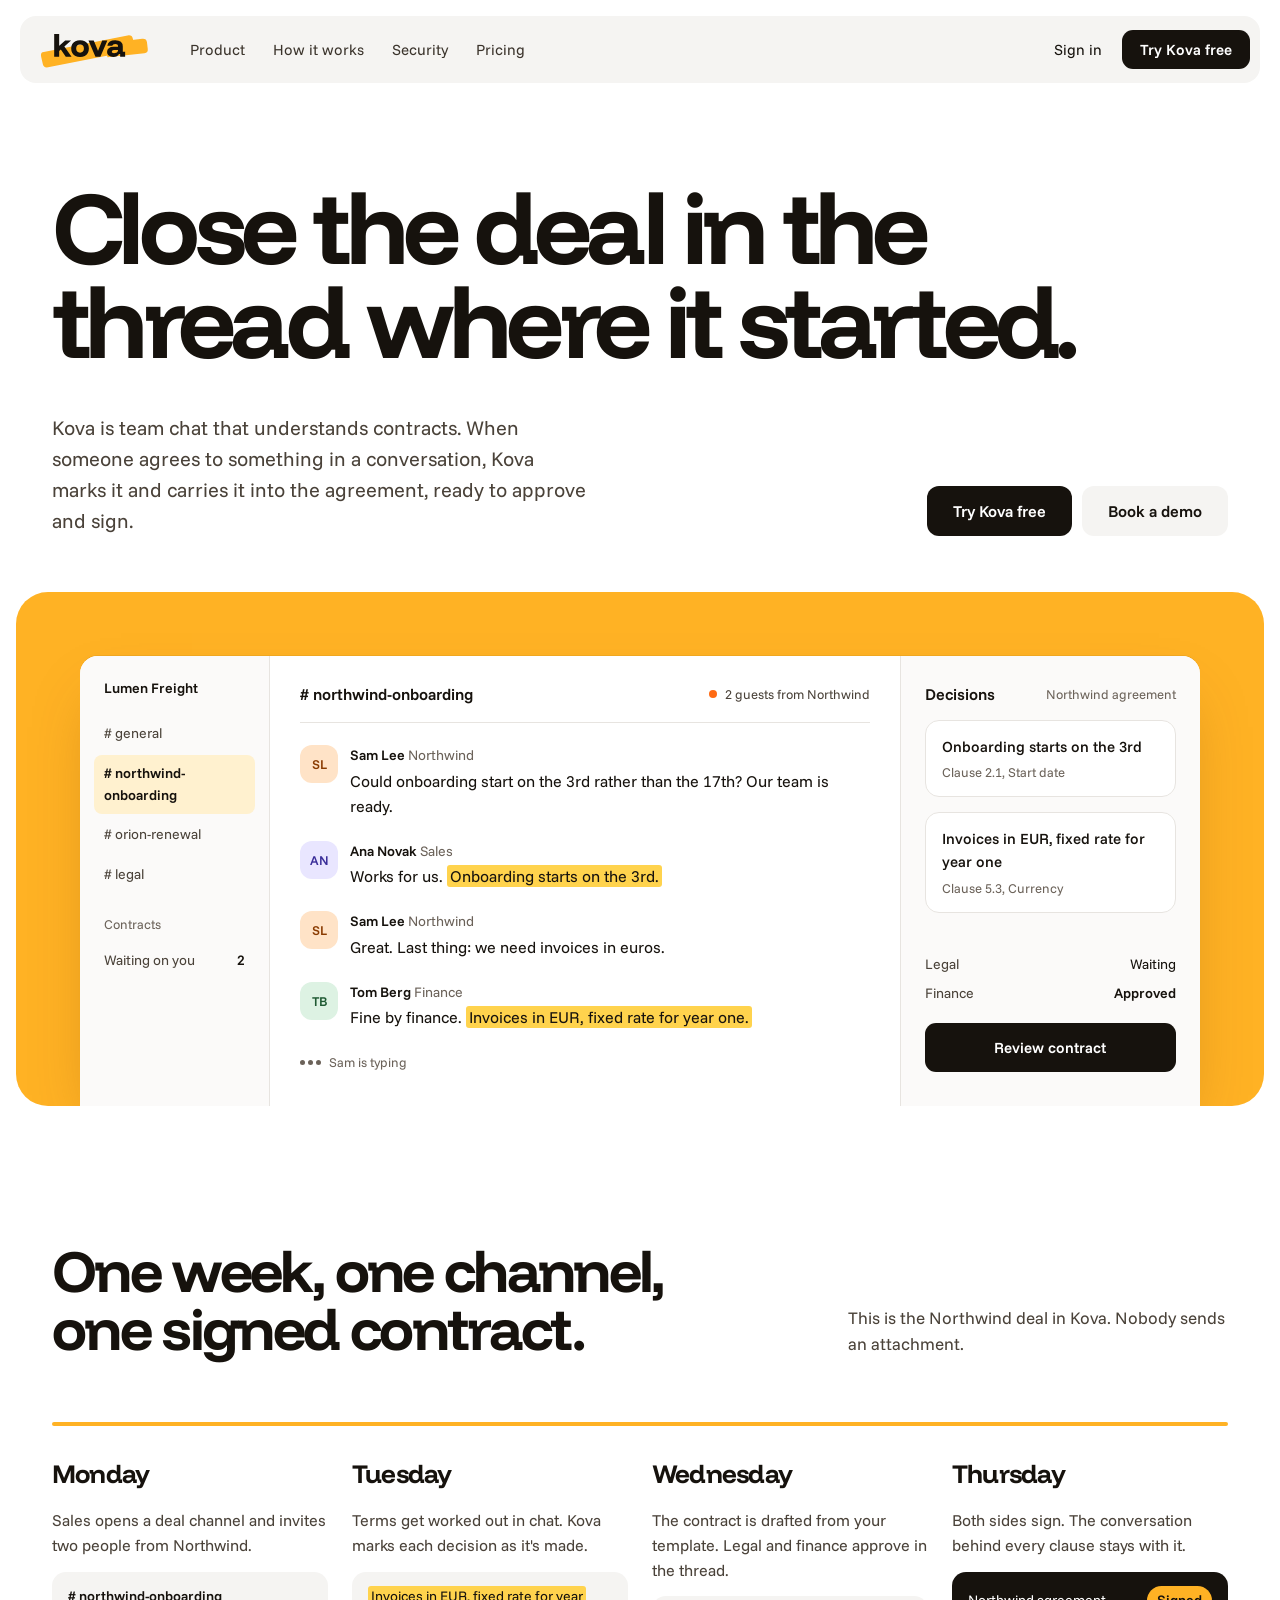
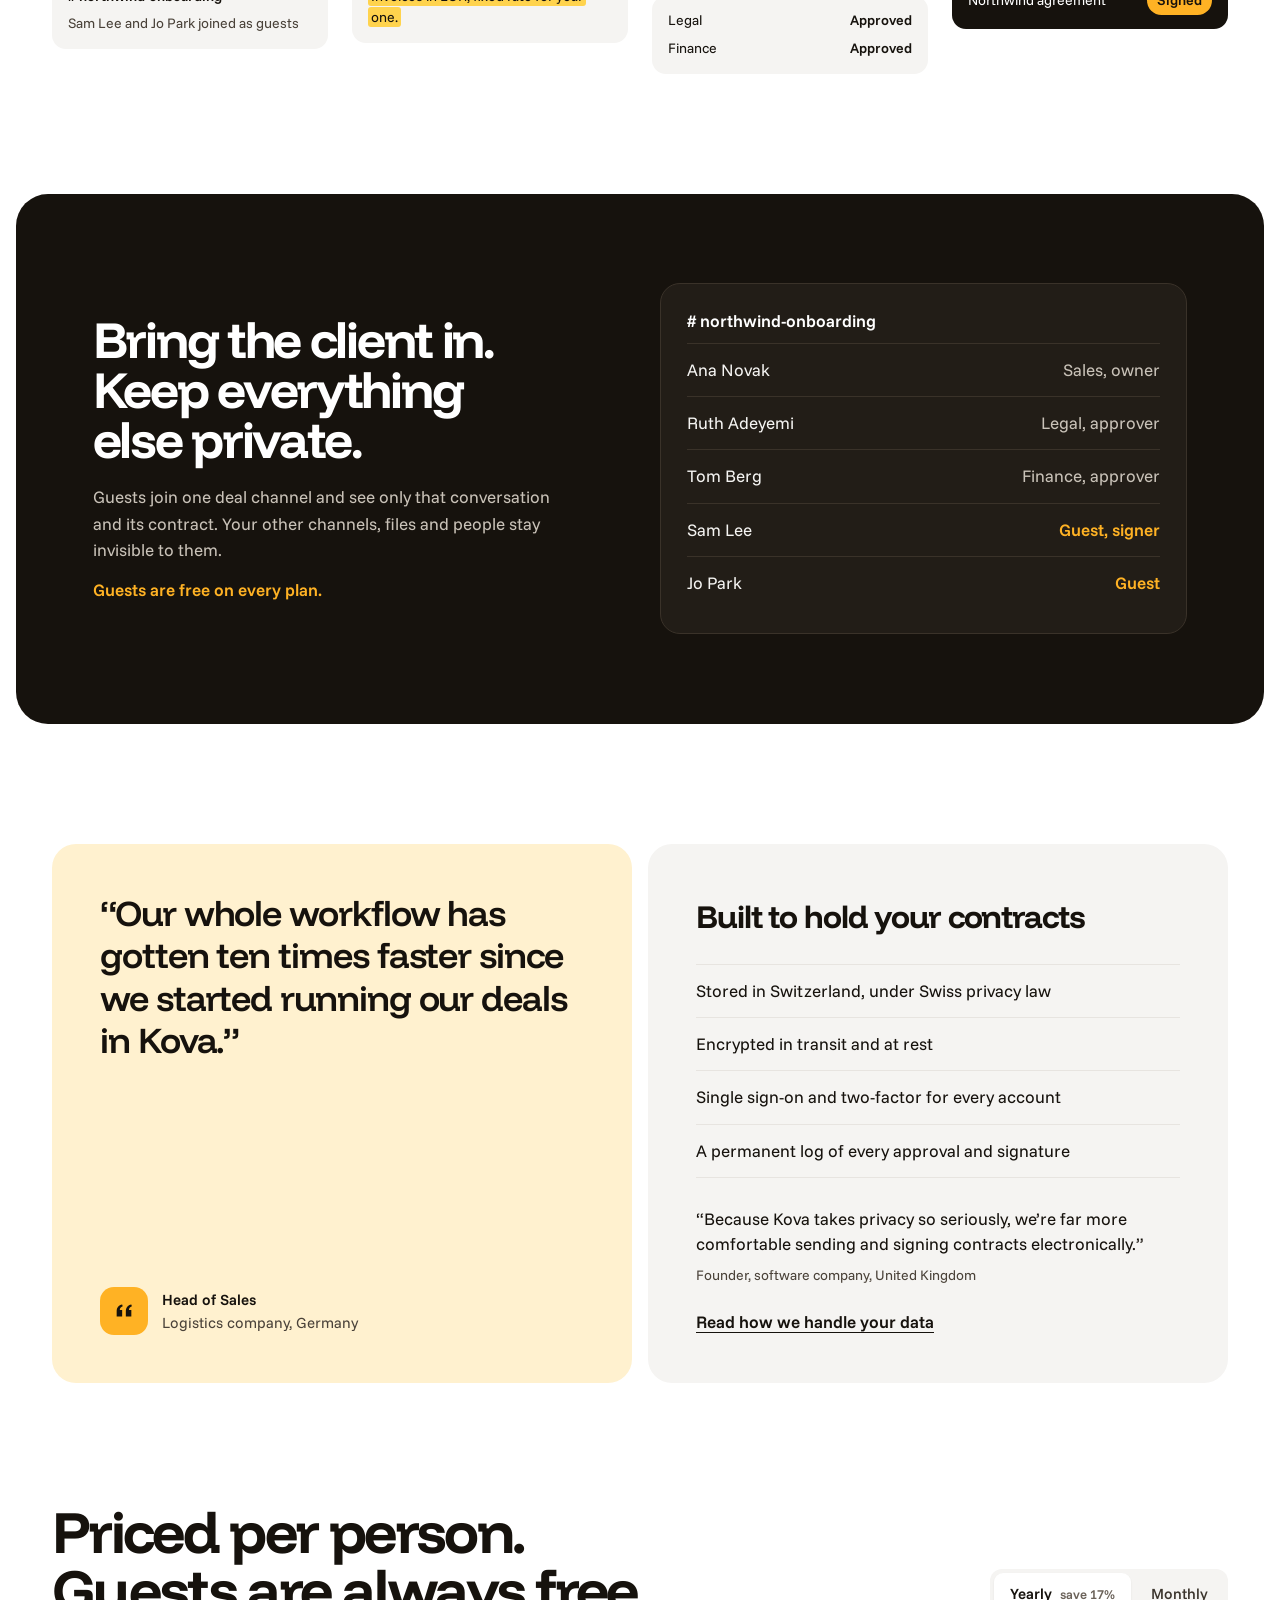
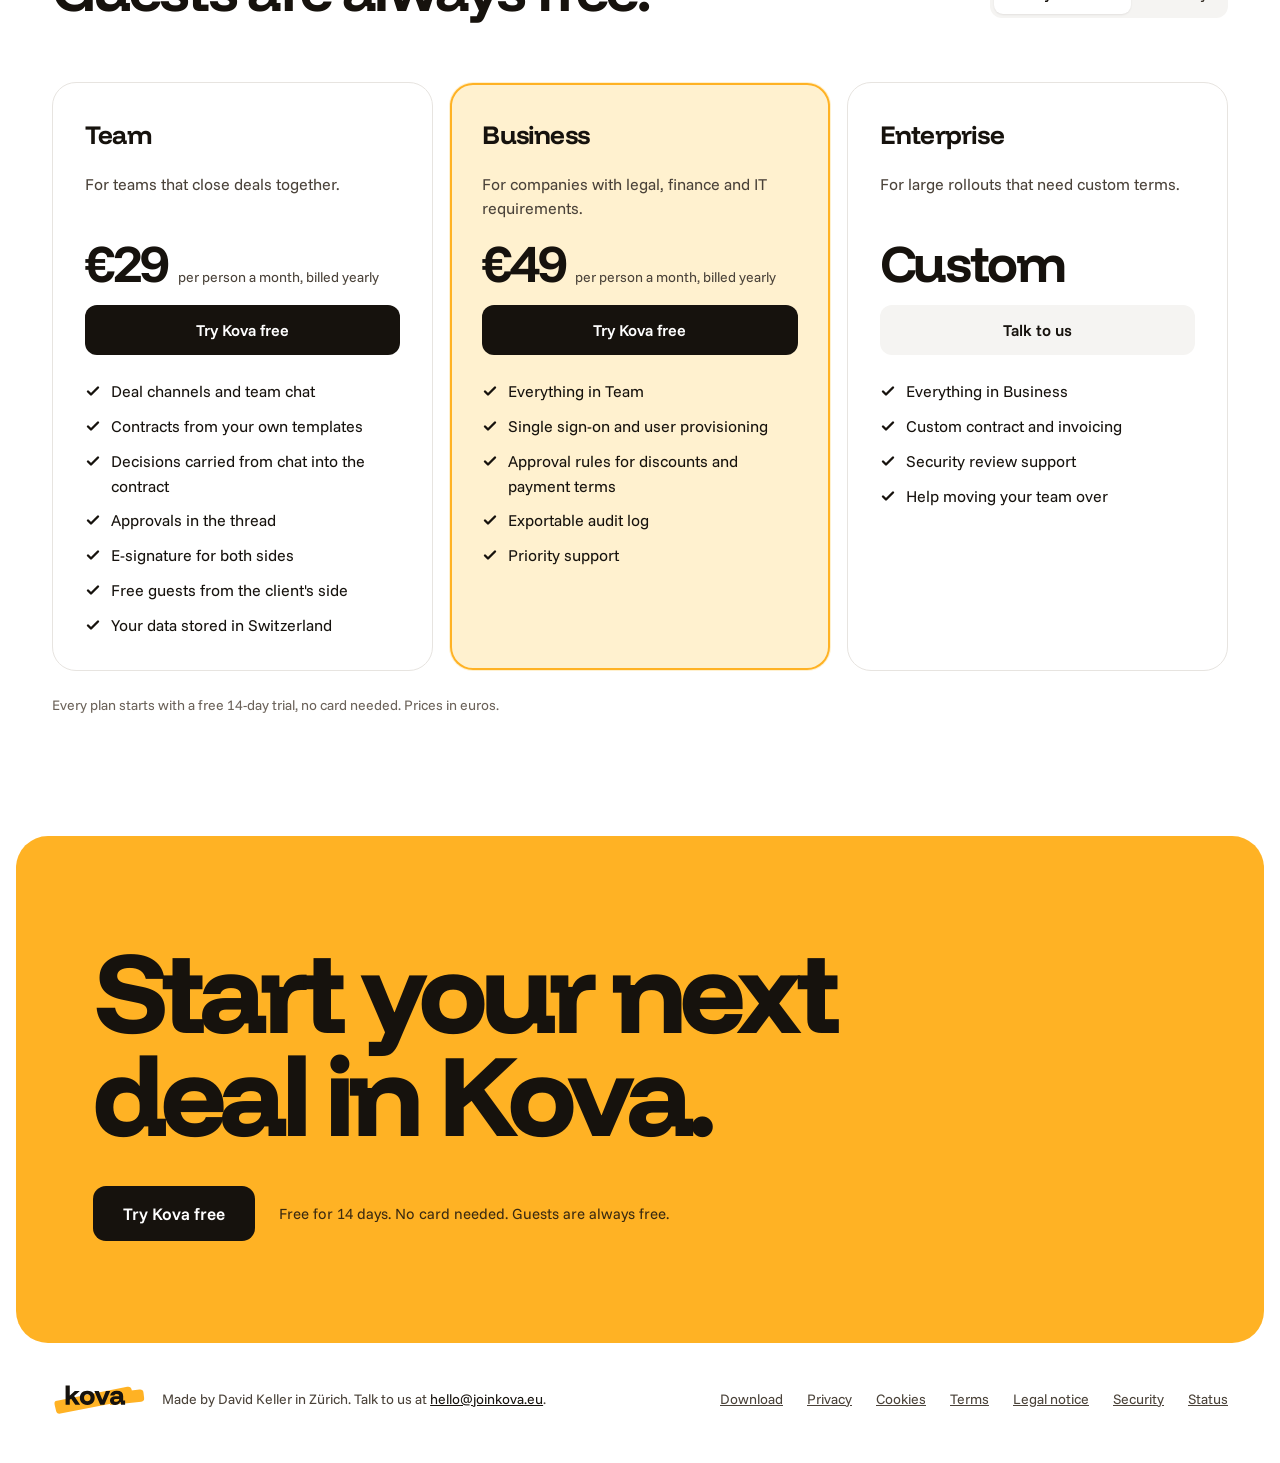
<file: index.html>
<!doctype html>
<html lang="en">
<head>
<meta charset="utf-8">
<meta name="viewport" content="width=device-width, initial-scale=1">
<title>Kova: team chat with contracts built in</title>
<meta name="description" content="Kova is team chat that understands contracts. Decisions made in conversation go straight into the agreement, ready to approve and sign.">
<meta property="og:title" content="Kova: close the deal in the thread where it started">
<meta property="og:description" content="Team chat with contracts, approvals and e-signature built in.">
<meta property="og:type" content="website">
<meta property="og:url" content="https://joinkova.eu/">
<link rel="canonical" href="https://joinkova.eu/">
<meta property="og:image" content="https://joinkova.eu/assets/og-image.png">
<meta name="twitter:card" content="summary_large_image">
<meta name="theme-color" content="#FFB224">
<link rel="icon" href="favicon.ico" sizes="48x48">
<link rel="icon" href="assets/kova-icon.svg" type="image/svg+xml">
<link rel="apple-touch-icon" href="assets/apple-touch-icon.png">
<link rel="stylesheet" href="assets/fonts/fonts.css">
<link rel="stylesheet" href="assets/styles.css">
<script type="application/ld+json">
{
  "@context": "https://schema.org",
  "@graph": [
    {
      "@type": "Organization",
      "@id": "https://joinkova.eu/#org",
      "name": "Kova GmbH",
      "url": "https://joinkova.eu/",
      "logo": "https://joinkova.eu/assets/kova-icon-512.png",
      "email": "hello@joinkova.eu",
      "address": {
        "@type": "PostalAddress",
        "streetAddress": "Hagenholzstrasse 81/81A",
        "postalCode": "8050",
        "addressLocality": "Zürich",
        "addressCountry": "CH"
      }
    },
    {
      "@type": "SoftwareApplication",
      "name": "Kova",
      "url": "https://joinkova.eu/",
      "description": "Team chat with contracts, approvals and e-signatures built in. Decisions made in conversation go straight into the agreement.",
      "applicationCategory": "BusinessApplication",
      "operatingSystem": "Windows 10, Windows 11",
      "downloadUrl": "https://joinkova.eu/download.html",
      "publisher": {
        "@id": "https://joinkova.eu/#org"
      },
      "offers": [
        {
          "@type": "Offer",
          "name": "Team",
          "price": "29",
          "priceCurrency": "EUR",
          "description": "Per person a month, billed yearly"
        },
        {
          "@type": "Offer",
          "name": "Business",
          "price": "49",
          "priceCurrency": "EUR",
          "description": "Per person a month, billed yearly"
        }
      ]
    }
  ]
}
</script>
</head>
<body>
<a class="skip-link" href="#main">Skip to content</a>

<header class="site-header">
  <div class="nav">
    <a class="brand" href="index.html" aria-label="Kova home"><img src="assets/kova-logo-color.svg" alt="Kova" width="112" height="38"></a>
    <nav class="nav-links" id="site-menu" aria-label="Main">
      <a href="#product">Product</a>
      <a href="#how">How it works</a>
      <a href="#security">Security</a>
      <a href="#pricing">Pricing</a>
      <a class="nav-signin-mobile" href="download.html">Sign in</a>
    </nav>
    <div class="nav-actions">
      <a class="nav-signin" href="download.html">Sign in</a>
      <a class="btn btn-ink btn-sm" href="download.html">Try Kova free</a>
    </div>
    <button class="menu-toggle" type="button" aria-expanded="false" aria-controls="site-menu" aria-label="Open menu">
      <svg width="22" height="22" viewBox="0 0 22 22" fill="none" stroke="currentColor" stroke-width="2" stroke-linecap="round" aria-hidden="true"><path d="M3 6h16M3 11h16M3 16h16"/></svg>
    </button>
  </div>
</header>

<main id="main">
  <section class="wrap hero">
    <h1>Close the deal in the thread where it started.</h1>
    <div class="hero-row">
      <p>Kova is team chat that understands contracts. When someone agrees to something in a conversation, Kova marks it and carries it into the agreement, ready to approve and sign.</p>
      <div class="cta-row">
        <a class="btn btn-ink" href="download.html">Try Kova free</a>
        <a class="btn btn-soft" href="mailto:hello@joinkova.eu?subject=Kova%20demo">Book a demo</a>
      </div>
    </div>
  </section>

  <section class="slab-wrap" id="product" aria-label="Product preview">
    <div class="slab product-slab">
      <figure class="app" data-demo aria-label="Kova showing a deal channel. Two decisions agreed in chat appear in a Decisions panel linked to contract clauses." style="margin-left:auto;margin-right:auto">
        <div class="app-sidebar" aria-hidden="true">
          <div class="ws">Lumen Freight</div>
          <div class="ch"># general</div>
          <div class="ch active"># northwind-onboarding</div>
          <div class="ch"># orion-renewal</div>
          <div class="ch"># legal</div>
          <div class="sub">Contracts</div>
          <div class="ch count">Waiting on you <b>2</b></div>
        </div>

        <div class="app-thread">
          <div class="app-head">
            <div class="name"># northwind-onboarding</div>
            <div class="guests">2 guests from Northwind</div>
          </div>
          <div class="msg anim-in" style="animation-delay:.3s">
            <div class="avatar av-orange" aria-hidden="true">SL</div>
            <div><div class="who"><b>Sam Lee</b> <span>Northwind</span></div><div class="text">Could onboarding start on the 3rd rather than the 17th? Our team is ready.</div></div>
          </div>
          <div class="msg anim-in" style="animation-delay:1.2s">
            <div class="avatar av-violet" aria-hidden="true">AN</div>
            <div><div class="who"><b>Ana Novak</b> <span>Sales</span></div><div class="text">Works for us. <span class="mark" style="animation-delay:1.9s">Onboarding starts on the 3rd.</span></div></div>
          </div>
          <div class="msg anim-in" style="animation-delay:2.8s">
            <div class="avatar av-orange" aria-hidden="true">SL</div>
            <div><div class="who"><b>Sam Lee</b> <span>Northwind</span></div><div class="text">Great. Last thing: we need invoices in euros.</div></div>
          </div>
          <div class="msg anim-in" style="animation-delay:3.7s">
            <div class="avatar av-green" aria-hidden="true">TB</div>
            <div><div class="who"><b>Tom Berg</b> <span>Finance</span></div><div class="text">Fine by finance. <span class="mark" style="animation-delay:4.4s">Invoices in EUR, fixed rate for year one.</span></div></div>
          </div>
          <div class="typing anim-in" style="animation-delay:5.6s" aria-hidden="true">
            <span class="dots"><i></i><i></i><i></i></span> Sam is typing
          </div>
        </div>

        <div class="app-decisions">
          <div class="head"><b>Decisions</b><span>Northwind agreement</span></div>
          <div class="decision anim-card" style="animation-delay:2.5s">
            <div>Onboarding starts on the 3rd</div><small>Clause 2.1, Start date</small>
          </div>
          <div class="decision anim-card" style="animation-delay:5s">
            <div>Invoices in EUR, fixed rate for year one</div><small>Clause 5.3, Currency</small>
          </div>
          <div class="approvals" aria-hidden="true">
            <div class="row"><span>Legal</span><span>Waiting</span></div>
            <div class="row"><span>Finance</span><b>Approved</b></div>
            <div class="fake-btn">Review contract</div>
          </div>
        </div>
      </figure>
    </div>
  </section>

  <section class="wrap section" id="how">
    <div class="split-head">
      <h2 class="h2">One week, one channel, one signed contract.</h2>
      <p class="lede">This is the Northwind deal in Kova. Nobody sends an attachment.</p>
    </div>
    <div class="track" aria-hidden="true"></div>
    <ol class="week">
      <li>
        <div class="day">Monday</div>
        <p>Sales opens a deal channel and invites two people from Northwind.</p>
        <div class="chip"><b># northwind-onboarding</b><span class="note">Sam Lee and Jo Park joined as guests</span></div>
      </li>
      <li>
        <div class="day">Tuesday</div>
        <p>Terms get worked out in chat. Kova marks each decision as it's made.</p>
        <div class="chip"><span><span class="mark">Invoices in EUR, fixed rate for year one.</span></span></div>
      </li>
      <li>
        <div class="day">Wednesday</div>
        <p>The contract is drafted from your template. Legal and finance approve in the thread.</p>
        <div class="chip">
          <div class="row"><span>Legal</span><b>Approved</b></div>
          <div class="row"><span>Finance</span><b>Approved</b></div>
        </div>
      </li>
      <li>
        <div class="day">Thursday</div>
        <p>Both sides sign. The conversation behind every clause stays with it.</p>
        <div class="chip chip-dark"><span>Northwind agreement</span><span class="pill">Signed</span></div>
      </li>
    </ol>
  </section>

  <section class="slab-wrap" aria-labelledby="guests-title">
    <div class="slab night">
      <div class="copy">
        <h2 class="h2" id="guests-title">Bring the client in. Keep everything else private.</h2>
        <p>Guests join one deal channel and see only that conversation and its contract. Your other channels, files and people stay invisible to them.</p>
        <p class="free">Guests are free on every plan.</p>
      </div>
      <div class="members" role="table" aria-label="People in the northwind-onboarding channel">
        <div class="title"># northwind-onboarding</div>
        <div class="row" role="row"><span role="cell">Ana Novak</span><span role="cell">Sales, owner</span></div>
        <div class="row" role="row"><span role="cell">Ruth Adeyemi</span><span role="cell">Legal, approver</span></div>
        <div class="row" role="row"><span role="cell">Tom Berg</span><span role="cell">Finance, approver</span></div>
        <div class="row" role="row"><span role="cell">Sam Lee</span><span role="cell" class="guest">Guest, signer</span></div>
        <div class="row" role="row"><span role="cell">Jo Park</span><span role="cell" class="guest">Guest</span></div>
      </div>
    </div>
  </section>

  <section class="wrap duo" id="customers" aria-label="Customers and security">
    <figure class="quote">
      <blockquote>“Our whole workflow has gotten ten times faster since we started running our deals in Kova.”</blockquote>
      <figcaption>
        <div class="photo" aria-hidden="true"><svg width="22" height="22" viewBox="0 0 24 24" fill="#16120D"><path d="M4 18v-5.5C4 8.4 6.2 5.6 10 5l.6 1.8C8.4 7.6 7.5 9 7.4 11H10v7zm10 0v-5.5c0-4.1 2.2-6.9 6-7.5l.6 1.8c-2.2.8-3.1 2.2-3.2 4.2H20v7z"/></svg></div>
        <div><div><b>Head of Sales</b></div><div class="role">Logistics company, Germany</div></div>
      </figcaption>
    </figure>
    <div class="secure" id="security">
      <h2>Built to hold your contracts</h2>
      <ul>
        <li>Stored in Switzerland, under Swiss privacy law</li>
        <li>Encrypted in transit and at rest</li>
        <li>Single sign-on and two-factor for every account</li>
        <li>A permanent log of every approval and signature</li>
      </ul>
      <figure class="mini-quote">
        <blockquote>“Because Kova takes privacy so seriously, we’re far more comfortable sending and signing contracts electronically.”</blockquote>
        <figcaption>Founder, software company, United Kingdom</figcaption>
      </figure>
      <a href="security.html">Read how we handle your data</a>
    </div>
  </section>

  <section class="wrap pricing" id="pricing" aria-labelledby="pricing-title" data-billing="year">
    <div class="split-head">
      <h2 class="h2" id="pricing-title">Priced per person. Guests are always free.</h2>
      <div class="billing" role="group" aria-label="Billing period">
        <button type="button" data-set-billing="year" aria-pressed="true">Yearly <span>save 17%</span></button>
        <button type="button" data-set-billing="month" aria-pressed="false">Monthly</button>
      </div>
    </div>
    <div class="plans">
      <article class="plan">
        <h3>Team</h3>
        <p class="plan-for">For teams that close deals together.</p>
        <p class="price"><span class="amt" data-year="€29" data-month="€35">€29</span> <span class="per">per person a month<span class="billed" data-year=", billed yearly" data-month=", billed monthly">, billed yearly</span></span></p>
        <a class="btn btn-ink" href="download.html">Try Kova free</a>
        <ul>
          <li>Deal channels and team chat</li>
          <li>Contracts from your own templates</li>
          <li>Decisions carried from chat into the contract</li>
          <li>Approvals in the thread</li>
          <li>E-signature for both sides</li>
          <li>Free guests from the client's side</li>
          <li>Your data stored in Switzerland</li>
        </ul>
      </article>
      <article class="plan plan-featured">
        <h3>Business</h3>
        <p class="plan-for">For companies with legal, finance and IT requirements.</p>
        <p class="price"><span class="amt" data-year="€49" data-month="€59">€49</span> <span class="per">per person a month<span class="billed" data-year=", billed yearly" data-month=", billed monthly">, billed yearly</span></span></p>
        <a class="btn btn-ink" href="download.html">Try Kova free</a>
        <ul>
          <li>Everything in Team</li>
          <li>Single sign-on and user provisioning</li>
          <li>Approval rules for discounts and payment terms</li>
          <li>Exportable audit log</li>
          <li>Priority support</li>
        </ul>
      </article>
      <article class="plan">
        <h3>Enterprise</h3>
        <p class="plan-for">For large rollouts that need custom terms.</p>
        <p class="price"><span class="amt">Custom</span></p>
        <a class="btn btn-soft" href="mailto:hello@joinkova.eu?subject=Kova%20Enterprise">Talk to us</a>
        <ul>
          <li>Everything in Business</li>
          <li>Custom contract and invoicing</li>
          <li>Security review support</li>
          <li>Help moving your team over</li>
        </ul>
      </article>
    </div>
    <p class="fine">Every plan starts with a free 14-day trial, no card needed. Prices in euros.</p>
  </section>

  <section class="slab-wrap" aria-labelledby="close-title">
    <div class="slab close-slab">
      <h2 id="close-title">Start your next deal in Kova.</h2>
      <div class="close-row">
        <a class="btn btn-ink btn-lg" href="download.html">Try Kova free</a>
        <span>Free for 14 days. No card needed. Guests are always free.</span>
      </div>
    </div>
  </section>
</main>

<footer class="wrap site-footer">
  <div class="left">
    <img src="assets/kova-logo-color.svg" alt="Kova" width="94" height="32">
    <span>Made by David Keller in Zürich. Talk to us at <a href="mailto:hello@joinkova.eu">hello@joinkova.eu</a>.</span>
  </div>
  <nav aria-label="Footer">
    <a href="download.html">Download</a>
    <a href="privacy.html">Privacy</a>
    <a href="privacy.html#cookies">Cookies</a>
    <a href="terms.html">Terms</a>
    <a href="imprint.html">Legal notice</a>
    <a href="security.html">Security</a>
    <a href="status.html">Status</a>
  </nav>
</footer>

<script src="assets/site.js"></script>
</body>
</html>
</file>
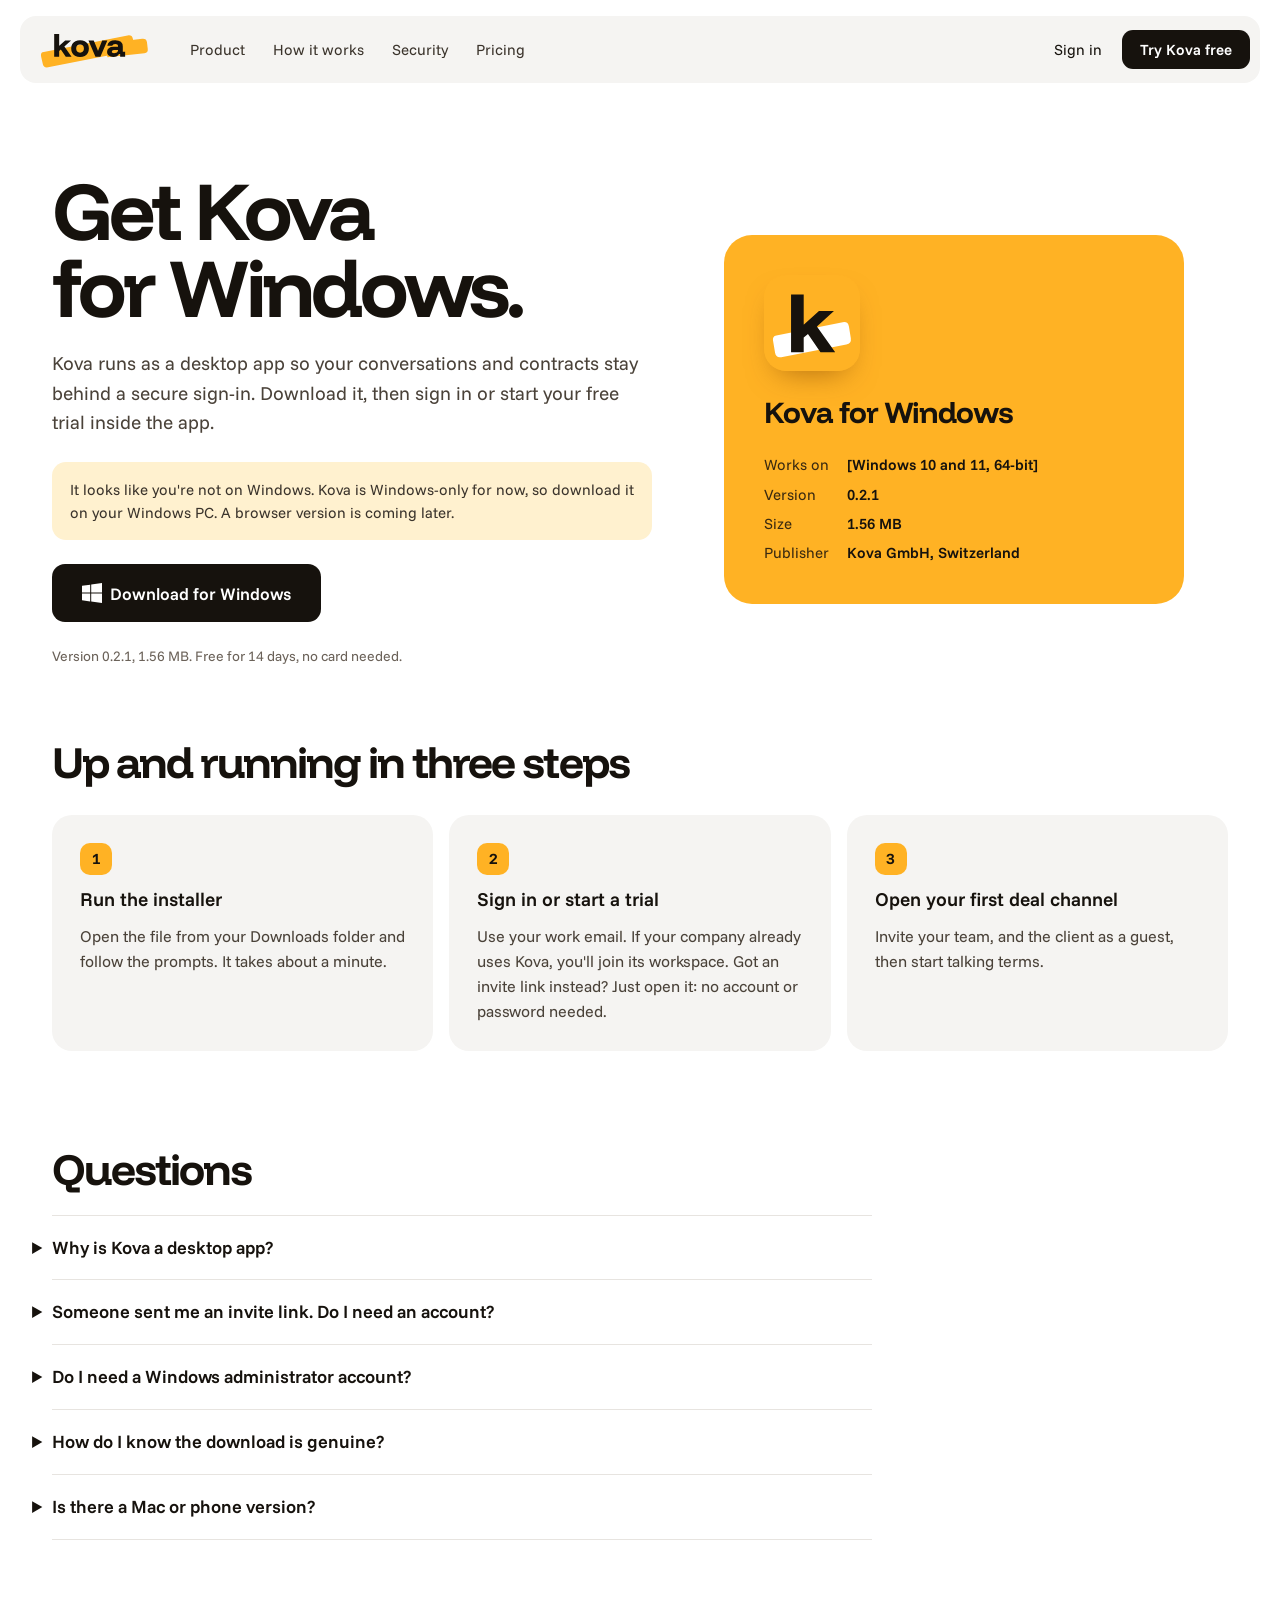
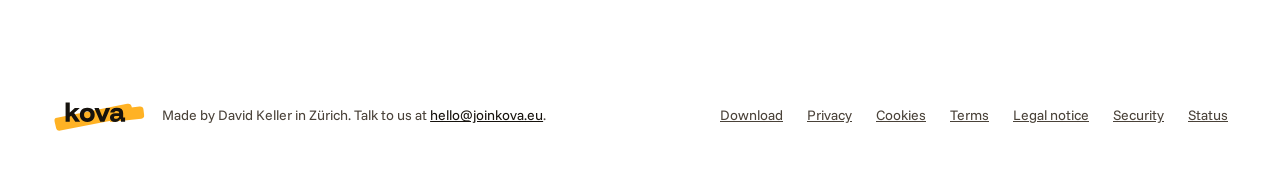
<file: download.html>
<!doctype html>
<html lang="en">
<head>
<meta charset="utf-8">
<meta name="viewport" content="width=device-width, initial-scale=1">
<title>Download Kova for Windows</title>
<meta name="description" content="Download the Kova desktop app for Windows. Sign in or start your free trial inside the app.">
<meta property="og:title" content="Download Kova for Windows">
<link rel="canonical" href="https://joinkova.eu/download.html">
<meta property="og:image" content="https://joinkova.eu/assets/og-image.png">
<meta name="theme-color" content="#FFB224">
<link rel="icon" href="favicon.ico" sizes="48x48">
<link rel="icon" href="assets/kova-icon.svg" type="image/svg+xml">
<link rel="apple-touch-icon" href="assets/apple-touch-icon.png">
<link rel="stylesheet" href="assets/fonts/fonts.css">
<link rel="stylesheet" href="assets/styles.css">
</head>
<body>
<a class="skip-link" href="#main">Skip to content</a>

<header class="site-header">
  <div class="nav">
    <a class="brand" href="index.html" aria-label="Kova home"><img src="assets/kova-logo-color.svg" alt="Kova" width="112" height="38"></a>
    <nav class="nav-links" id="site-menu" aria-label="Main">
      <a href="index.html#product">Product</a>
      <a href="index.html#how">How it works</a>
      <a href="index.html#security">Security</a>
      <a href="index.html#pricing">Pricing</a>
      <a class="nav-signin-mobile" href="download.html">Sign in</a>
    </nav>
    <div class="nav-actions">
      <a class="nav-signin" href="download.html">Sign in</a>
      <a class="btn btn-ink btn-sm" href="download.html" aria-current="page">Try Kova free</a>
    </div>
    <button class="menu-toggle" type="button" aria-expanded="false" aria-controls="site-menu" aria-label="Open menu">
      <svg width="22" height="22" viewBox="0 0 22 22" fill="none" stroke="currentColor" stroke-width="2" stroke-linecap="round" aria-hidden="true"><path d="M3 6h16M3 11h16M3 16h16"/></svg>
    </button>
  </div>
</header>

<main id="main">
  <section class="wrap dl-hero">
    <div class="copy">
      <h1>Get Kova for Windows.</h1>
      <p class="lede">Kova runs as a desktop app so your conversations and contracts stay behind a secure sign-in. Download it, then sign in or start your free trial inside the app.</p>
      <div class="notice" data-not-windows role="status">
        It looks like you're not on Windows. Kova is Windows-only for now, so download it on your Windows PC. A browser version is coming later.
      </div>
      <div class="cta-row">
        <a class="btn btn-ink btn-lg" href="downloading.html">
          <svg width="20" height="20" viewBox="0 0 20 20" fill="currentColor" aria-hidden="true"><path d="M0 2.8 8.2 1.7v7.9H0zM9.2 1.5 20 0v9.6H9.2zM0 10.6h8.2v7.9L0 17.3zM9.2 10.6H20V20L9.2 18.5z"/></svg>
          Download for Windows
        </a>
      </div>
      <p class="dl-meta">Version <span data-kova="version">[VERSION]</span>, <span data-kova="fileSize">[FILE SIZE]</span>. Free for 14 days, no card needed.</p>
    </div>

    <aside class="dl-card" aria-label="App details">
      <img src="assets/kova-icon.svg" alt="" width="96" height="96">
      <h2>Kova for Windows</h2>
      <dl>
        <dt>Works on</dt><dd>[Windows 10 and 11, 64-bit]</dd>
        <dt>Version</dt><dd data-kova="version">[VERSION]</dd>
        <dt>Size</dt><dd data-kova="fileSize">[FILE SIZE]</dd>
        <dt>Publisher</dt><dd>Kova GmbH, Switzerland</dd>
      </dl>
    </aside>
  </section>

  <section class="wrap" style="padding-bottom: 96px" aria-labelledby="steps-title">
    <h2 class="h2" id="steps-title" style="font-size: clamp(30px, 3.6vw, 44px); margin-bottom: 32px">Up and running in three steps</h2>
    <ol class="steps">
      <li><span class="n" aria-hidden="true">1</span><h3>Run the installer</h3><p>Open the file from your Downloads folder and follow the prompts. It takes about a minute.</p></li>
      <li><span class="n" aria-hidden="true">2</span><h3>Sign in or start a trial</h3><p>Use your work email. If your company already uses Kova, you'll join its workspace. Got an invite link instead? Just open it: no account or password needed.</p></li>
      <li><span class="n" aria-hidden="true">3</span><h3>Open your first deal channel</h3><p>Invite your team, and the client as a guest, then start talking terms.</p></li>
    </ol>
  </section>

  <section class="wrap faq" style="padding-bottom: 120px" aria-labelledby="faq-title">
    <h2 class="h2" id="faq-title" style="font-size: clamp(30px, 3.6vw, 44px); margin-bottom: 24px">Questions</h2>
    <details>
      <summary>Why is Kova a desktop app?</summary>
      <p>Signing in and handling contracts happen in the app, where we can protect your account more tightly than in a browser tab. A browser version is planned for later.</p>
    </details>
    <details>
      <summary>Someone sent me an invite link. Do I need an account?</summary>
      <p>No. Install Kova, then open the link from your email again. Kova opens straight into the deal channel you were invited to. Type your name and you're in. The link only gives access to that one channel and expires after 48 hours. If yours has expired, ask the person who invited you for a new one.</p>
    </details>
    <details>
      <summary>Do I need a Windows administrator account?</summary>
      <p>[Yes / No: say whether the installer needs admin rights, and whether IT can deploy it company-wide.]</p>
    </details>
    <details>
      <summary>How do I know the download is genuine?</summary>
      <p>The installer is signed by Kova GmbH. You can also check the file's SHA-256 checksum: <span class="checksum" data-kova="sha256">[SHA-256 CHECKSUM]</span></p>
    </details>
    <details>
      <summary>Is there a Mac or phone version?</summary>
      <p>Not yet. Kova runs on Windows only for now.</p>
    </details>
  </section>
</main>

<footer class="wrap site-footer">
  <div class="left">
    <img src="assets/kova-logo-color.svg" alt="Kova" width="94" height="32">
    <span>Made by David Keller in Zürich. Talk to us at <a href="mailto:hello@joinkova.eu">hello@joinkova.eu</a>.</span>
  </div>
  <nav aria-label="Footer">
    <a href="download.html">Download</a>
    <a href="privacy.html">Privacy</a>
    <a href="privacy.html#cookies">Cookies</a>
    <a href="terms.html">Terms</a>
    <a href="imprint.html">Legal notice</a>
    <a href="security.html">Security</a>
    <a href="status.html">Status</a>
  </nav>
</footer>

<script src="assets/site.js"></script>
</body>
</html>
</file>
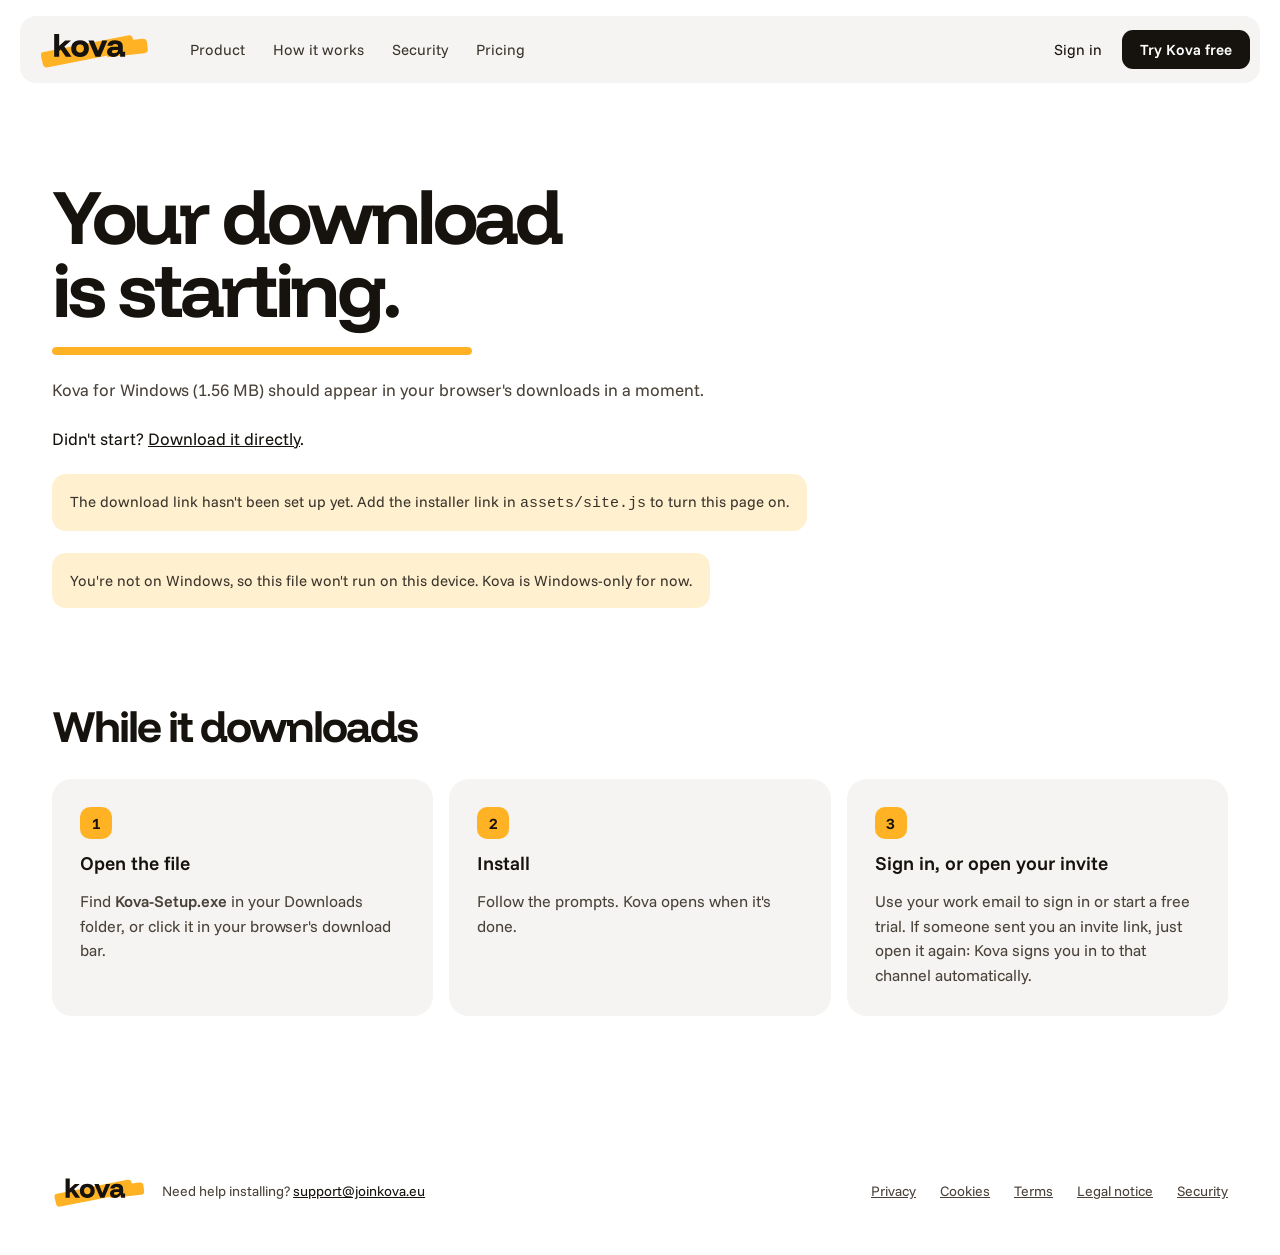
<file: downloading.html>
<!doctype html>
<html lang="en">
<head>
<meta charset="utf-8">
<meta name="viewport" content="width=device-width, initial-scale=1">
<title>Your Kova download is starting</title>
<meta name="robots" content="noindex">
<meta name="theme-color" content="#FFB224">
<link rel="icon" href="favicon.ico" sizes="48x48">
<link rel="icon" href="assets/kova-icon.svg" type="image/svg+xml">
<link rel="apple-touch-icon" href="assets/apple-touch-icon.png">
<link rel="stylesheet" href="assets/fonts/fonts.css">
<link rel="stylesheet" href="assets/styles.css">
</head>
<body>
<a class="skip-link" href="#main">Skip to content</a>

<header class="site-header">
  <div class="nav">
    <a class="brand" href="index.html" aria-label="Kova home"><img src="assets/kova-logo-color.svg" alt="Kova" width="112" height="38"></a>
    <nav class="nav-links" id="site-menu" aria-label="Main">
      <a href="index.html#product">Product</a>
      <a href="index.html#how">How it works</a>
      <a href="index.html#security">Security</a>
      <a href="index.html#pricing">Pricing</a>
      <a class="nav-signin-mobile" href="download.html">Sign in</a>
    </nav>
    <div class="nav-actions">
      <a class="nav-signin" href="download.html">Sign in</a>
      <a class="btn btn-ink btn-sm" href="download.html">Try Kova free</a>
    </div>
    <button class="menu-toggle" type="button" aria-expanded="false" aria-controls="site-menu" aria-label="Open menu">
      <svg width="22" height="22" viewBox="0 0 22 22" fill="none" stroke="currentColor" stroke-width="2" stroke-linecap="round" aria-hidden="true"><path d="M3 6h16M3 11h16M3 16h16"/></svg>
    </button>
  </div>
</header>

<main id="main">
  <section class="wrap starting" data-autostart>
    <h1>Your download is starting.</h1>
    <div class="progress" aria-hidden="true"><i></i></div>
    <p class="lede" role="status">Kova for Windows (<span data-kova="fileSize">[FILE SIZE]</span>) should appear in your browser's downloads in a moment.</p>
    <p>Didn't start? <a data-fallback href="download.html">Download it directly</a>.</p>
    <div class="notice" data-missing role="alert">
      The download link hasn't been set up yet. Add the installer link in <code>assets/site.js</code> to turn this page on.
    </div>
    <div class="notice" data-not-windows role="status">
      You're not on Windows, so this file won't run on this device. Kova is Windows-only for now.
    </div>
  </section>

  <section class="wrap" style="padding-bottom: 120px" aria-labelledby="next-title">
    <h2 class="h2" id="next-title" style="font-size: clamp(30px, 3.6vw, 44px); margin-bottom: 32px">While it downloads</h2>
    <ol class="steps">
      <li><span class="n" aria-hidden="true">1</span><h3>Open the file</h3><p>Find <b>Kova-Setup.exe</b> in your Downloads folder, or click it in your browser's download bar.</p></li>
      <li><span class="n" aria-hidden="true">2</span><h3>Install</h3><p>Follow the prompts. Kova opens when it's done.</p></li>
      <li><span class="n" aria-hidden="true">3</span><h3>Sign in, or open your invite</h3><p>Use your work email to sign in or start a free trial. If someone sent you an invite link, just open it again: Kova signs you in to that channel automatically.</p></li>
    </ol>
  </section>
</main>

<footer class="wrap site-footer">
  <div class="left">
    <img src="assets/kova-logo-color.svg" alt="Kova" width="94" height="32">
    <span>Need help installing? <a href="mailto:support@joinkova.eu">support@joinkova.eu</a></span>
  </div>
  <nav aria-label="Footer">
    <a href="privacy.html">Privacy</a>
    <a href="privacy.html#cookies">Cookies</a>
    <a href="terms.html">Terms</a>
    <a href="imprint.html">Legal notice</a>
    <a href="security.html">Security</a>
  </nav>
</footer>

<script src="assets/site.js"></script>
</body>
</html>
</file>
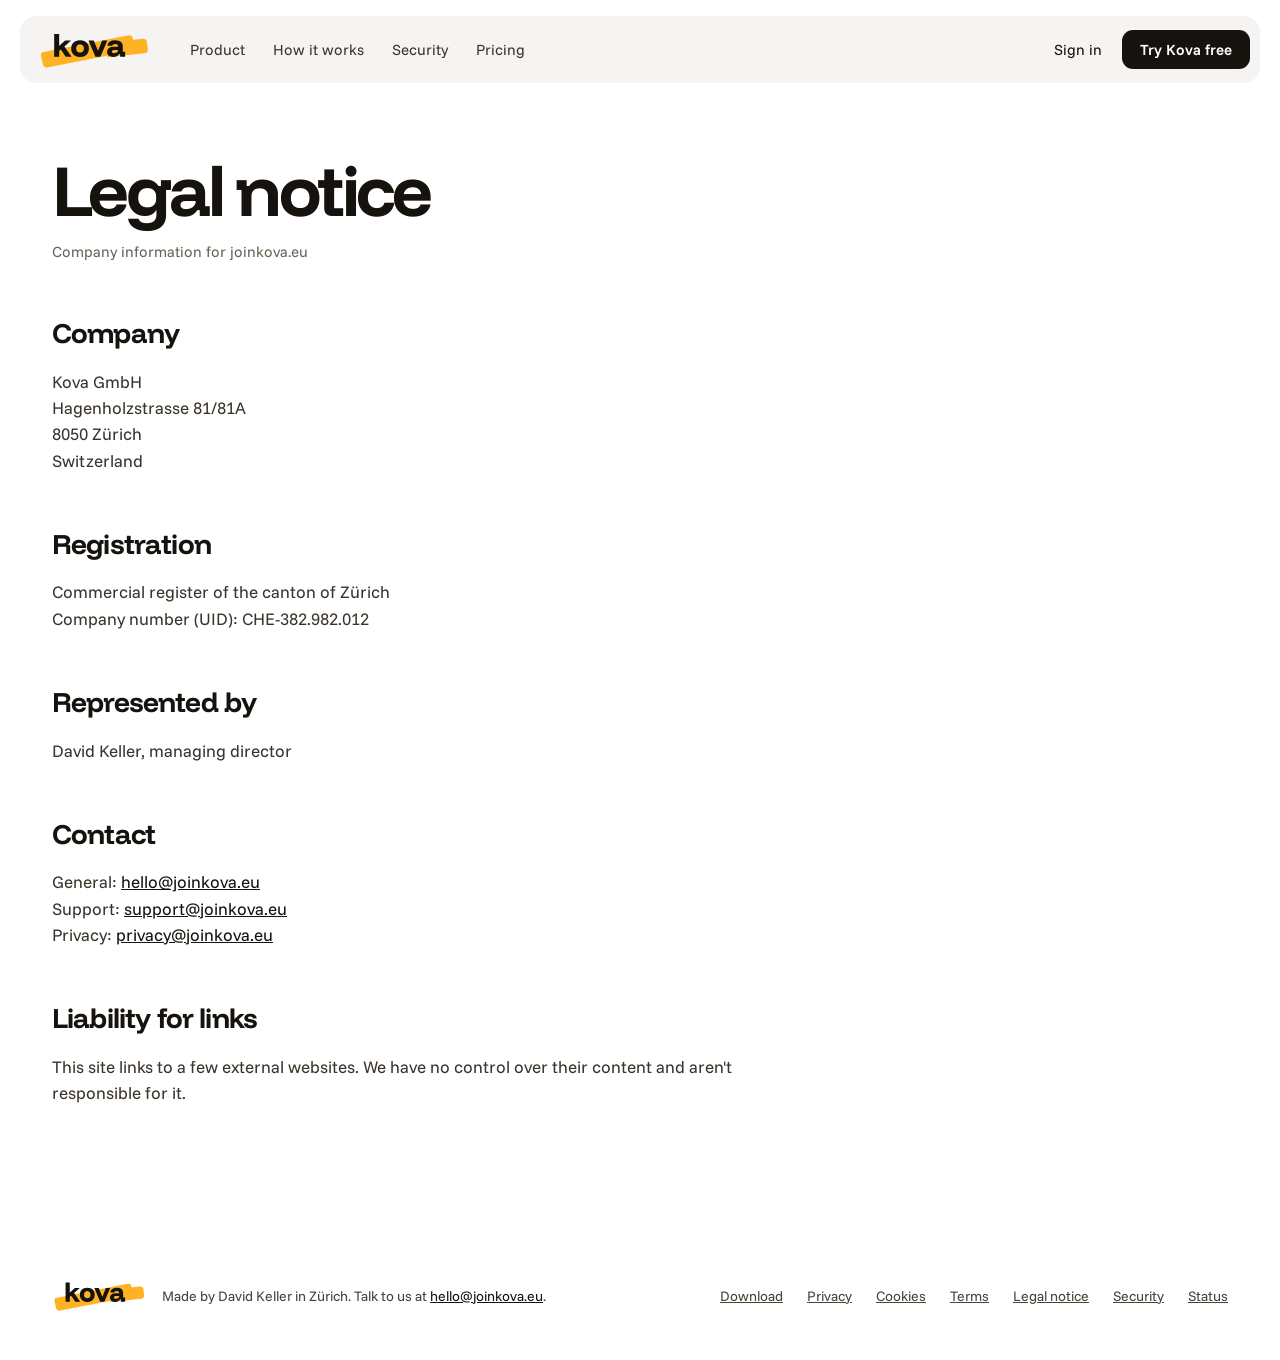
<file: imprint.html>
<!doctype html>
<html lang="en">
<head>
<meta charset="utf-8">
<meta name="viewport" content="width=device-width, initial-scale=1">
<title>Legal notice · Kova</title>
<meta name="description" content="Company information and contact details for Kova GmbH, Switzerland.">
<link rel="canonical" href="https://joinkova.eu/imprint.html">
<meta name="theme-color" content="#FFB224">
<link rel="icon" href="favicon.ico" sizes="48x48">
<link rel="icon" href="assets/kova-icon.svg" type="image/svg+xml">
<link rel="apple-touch-icon" href="assets/apple-touch-icon.png">
<link rel="stylesheet" href="assets/fonts/fonts.css">
<link rel="stylesheet" href="assets/styles.css">
</head>
<body>
<a class="skip-link" href="#main">Skip to content</a>

<header class="site-header">
  <div class="nav">
    <a class="brand" href="index.html" aria-label="Kova home"><img src="assets/kova-logo-color.svg" alt="Kova" width="112" height="38"></a>
    <nav class="nav-links" id="site-menu" aria-label="Main">
      <a href="index.html#product">Product</a>
      <a href="index.html#how">How it works</a>
      <a href="index.html#security">Security</a>
      <a href="index.html#pricing">Pricing</a>
      <a class="nav-signin-mobile" href="download.html">Sign in</a>
    </nav>
    <div class="nav-actions">
      <a class="nav-signin" href="download.html">Sign in</a>
      <a class="btn btn-ink btn-sm" href="download.html">Try Kova free</a>
    </div>
    <button class="menu-toggle" type="button" aria-expanded="false" aria-controls="site-menu" aria-label="Open menu">
      <svg width="22" height="22" viewBox="0 0 22 22" fill="none" stroke="currentColor" stroke-width="2" stroke-linecap="round" aria-hidden="true"><path d="M3 6h16M3 11h16M3 16h16"/></svg>
    </button>
  </div>
</header>

<main id="main" class="wrap legal">
  <h1>Legal notice</h1>
  <p class="updated">Company information for joinkova.eu</p>

  <h2>Company</h2>
  <p>Kova GmbH<br>Hagenholzstrasse 81/81A<br>8050 Zürich<br>Switzerland</p>

  <h2>Registration</h2>
  <p>Commercial register of the canton of Zürich<br>Company number (UID): CHE-382.982.012</p>

  <h2>Represented by</h2>
  <p>David Keller, managing director</p>

  <h2>Contact</h2>
  <p>General: <a href="mailto:hello@joinkova.eu">hello@joinkova.eu</a><br>Support: <a href="mailto:support@joinkova.eu">support@joinkova.eu</a><br>Privacy: <a href="mailto:privacy@joinkova.eu">privacy@joinkova.eu</a></p>

  <h2>Liability for links</h2>
  <p>This site links to a few external websites. We have no control over their content and aren't responsible for it.</p>
</main>

<footer class="wrap site-footer">
  <div class="left">
    <img src="assets/kova-logo-color.svg" alt="Kova" width="94" height="32">
    <span>Made by David Keller in Zürich. Talk to us at <a href="mailto:hello@joinkova.eu">hello@joinkova.eu</a>.</span>
  </div>
  <nav aria-label="Footer">
    <a href="download.html">Download</a>
    <a href="privacy.html">Privacy</a>
    <a href="privacy.html#cookies">Cookies</a>
    <a href="terms.html">Terms</a>
    <a href="imprint.html">Legal notice</a>
    <a href="security.html">Security</a>
    <a href="status.html">Status</a>
  </nav>
</footer>

<script src="assets/site.js"></script>
</body>
</html>
</file>
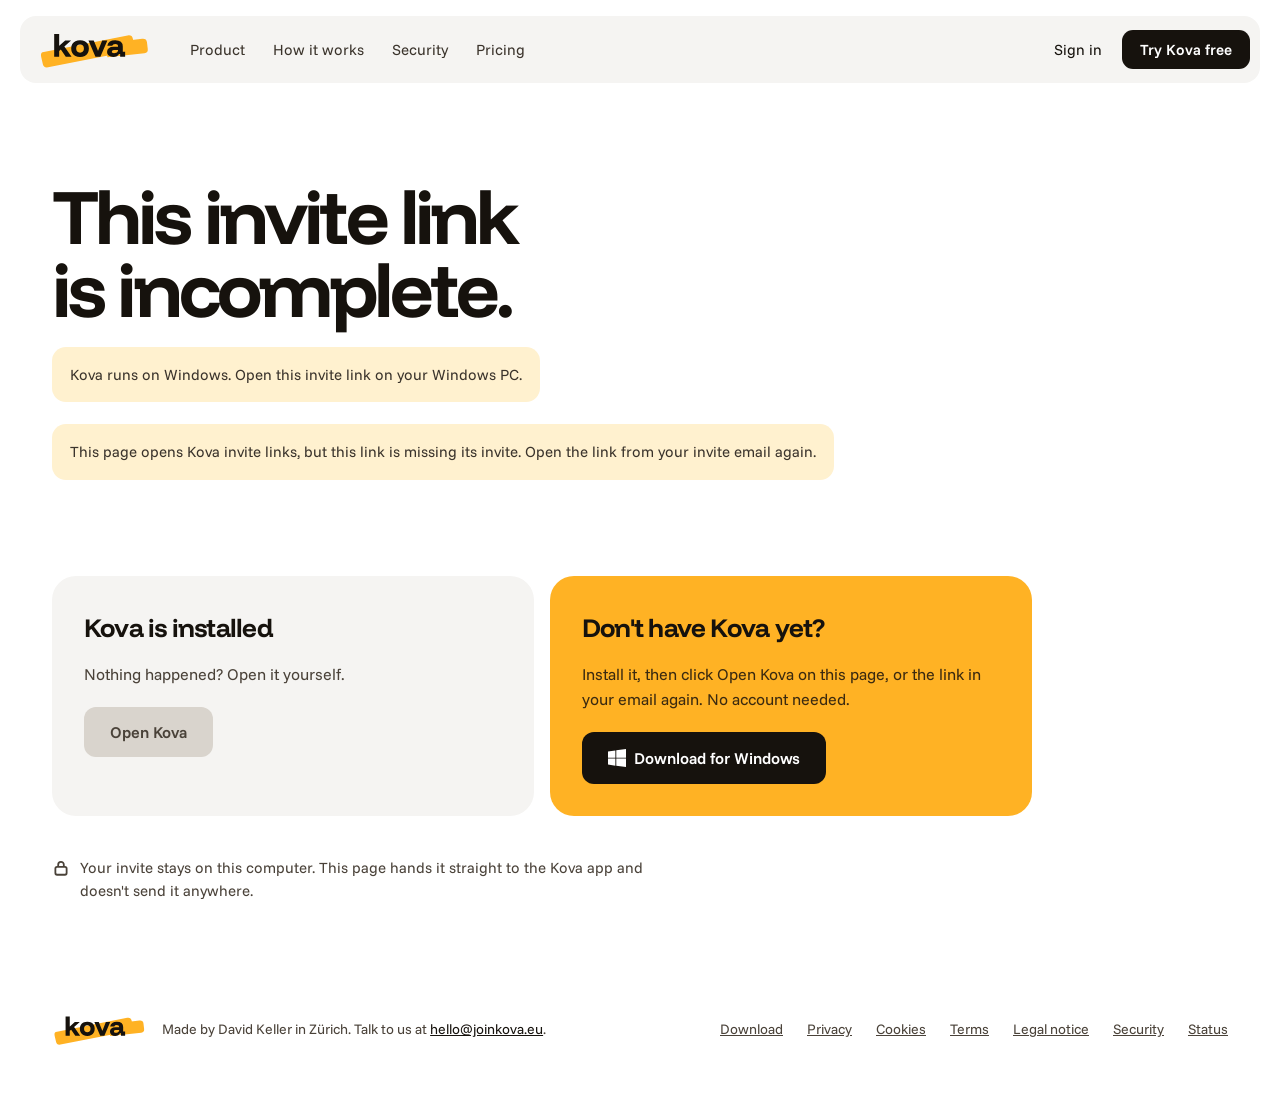
<file: join.html>
<!doctype html>
<html lang="en">
<head>
<meta charset="utf-8">
<meta name="viewport" content="width=device-width, initial-scale=1">
<title>Open your Kova invite</title>
<meta name="description" content="Opens your Kova invite in the Kova app.">
<meta name="robots" content="noindex">
<meta property="og:image" content="https://joinkova.eu/assets/og-image.png">
<meta name="theme-color" content="#FFB224">
<link rel="icon" href="favicon.ico" sizes="48x48">
<link rel="icon" href="assets/kova-icon.svg" type="image/svg+xml">
<link rel="apple-touch-icon" href="assets/apple-touch-icon.png">
<link rel="stylesheet" href="assets/fonts/fonts.css">
<link rel="stylesheet" href="assets/styles.css">
</head>
<body>
<a class="skip-link" href="#main">Skip to content</a>

<header class="site-header">
  <div class="nav">
    <a class="brand" href="index.html" aria-label="Kova home"><img src="assets/kova-logo-color.svg" alt="Kova" width="112" height="38"></a>
    <nav class="nav-links" id="site-menu" aria-label="Main">
      <a href="index.html#product">Product</a>
      <a href="index.html#how">How it works</a>
      <a href="index.html#security">Security</a>
      <a href="index.html#pricing">Pricing</a>
      <a class="nav-signin-mobile" href="download.html">Sign in</a>
    </nav>
    <div class="nav-actions">
      <a class="nav-signin" href="download.html">Sign in</a>
      <a class="btn btn-ink btn-sm" href="download.html">Try Kova free</a>
    </div>
    <button class="menu-toggle" type="button" aria-expanded="false" aria-controls="site-menu" aria-label="Open menu">
      <svg width="22" height="22" viewBox="0 0 22 22" fill="none" stroke="currentColor" stroke-width="2" stroke-linecap="round" aria-hidden="true"><path d="M3 6h16M3 11h16M3 16h16"/></svg>
    </button>
  </div>
</header>

<main id="main">
  <section class="wrap starting" data-join>
    <h1 data-join-title>Opening your invite in Kova.</h1>
    <div class="progress" aria-hidden="true" data-join-progress><i></i></div>
    <p class="lede" role="status" data-join-status>Your browser may ask whether to open Kova. Choose <b>Open</b>.</p>
    <div class="notice" data-not-windows role="status">
      Kova runs on Windows. Open this invite link on your Windows PC.
    </div>
    <div class="notice" data-join-missing role="alert">
      This page opens Kova invite links, but this link is missing its invite. Open the link from your invite email again.
    </div>
  </section>

  <section class="wrap" style="padding-bottom: 72px" aria-label="Open or install Kova">
    <div class="join-choices">
      <div class="join-choice">
        <h2>Kova is installed</h2>
        <p>Nothing happened? Open it yourself.</p>
        <a class="btn btn-ink" href="#" data-join-open>Open Kova</a>
      </div>
      <div class="join-choice join-choice-marigold">
        <h2>Don't have Kova yet?</h2>
        <p>Install it, then click Open Kova on this page, or the link in your email again. No account needed.</p>
        <a class="btn btn-ink" href="download.html">
          <svg width="18" height="18" viewBox="0 0 20 20" fill="currentColor" aria-hidden="true"><path d="M0 2.8 8.2 1.7v7.9H0zM9.2 1.5 20 0v9.6H9.2zM0 10.6h8.2v7.9L0 17.3zM9.2 10.6H20V20L9.2 18.5z"/></svg>
          Download for Windows
        </a>
      </div>
    </div>
    <p class="join-privacy">
      <svg width="18" height="18" viewBox="0 0 16 16" fill="none" stroke="currentColor" stroke-width="1.6" aria-hidden="true"><rect x="3" y="7" width="10" height="7" rx="1.5"/><path d="M5.5 7V5a2.5 2.5 0 0 1 5 0v2"/></svg>
      <span>Your invite stays on this computer. This page hands it straight to the Kova app and doesn't send it anywhere.</span>
    </p>
  </section>
</main>


<footer class="wrap site-footer">
  <div class="left">
    <img src="assets/kova-logo-color.svg" alt="Kova" width="94" height="32">
    <span>Made by David Keller in Zürich. Talk to us at <a href="mailto:hello@joinkova.eu">hello@joinkova.eu</a>.</span>
  </div>
  <nav aria-label="Footer">
    <a href="download.html">Download</a>
    <a href="privacy.html">Privacy</a>
    <a href="privacy.html#cookies">Cookies</a>
    <a href="terms.html">Terms</a>
    <a href="imprint.html">Legal notice</a>
    <a href="security.html">Security</a>
    <a href="status.html">Status</a>
  </nav>
</footer>

<script src="assets/site.js"></script>
<script src="assets/join.js"></script>
</body>
</html>
</file>
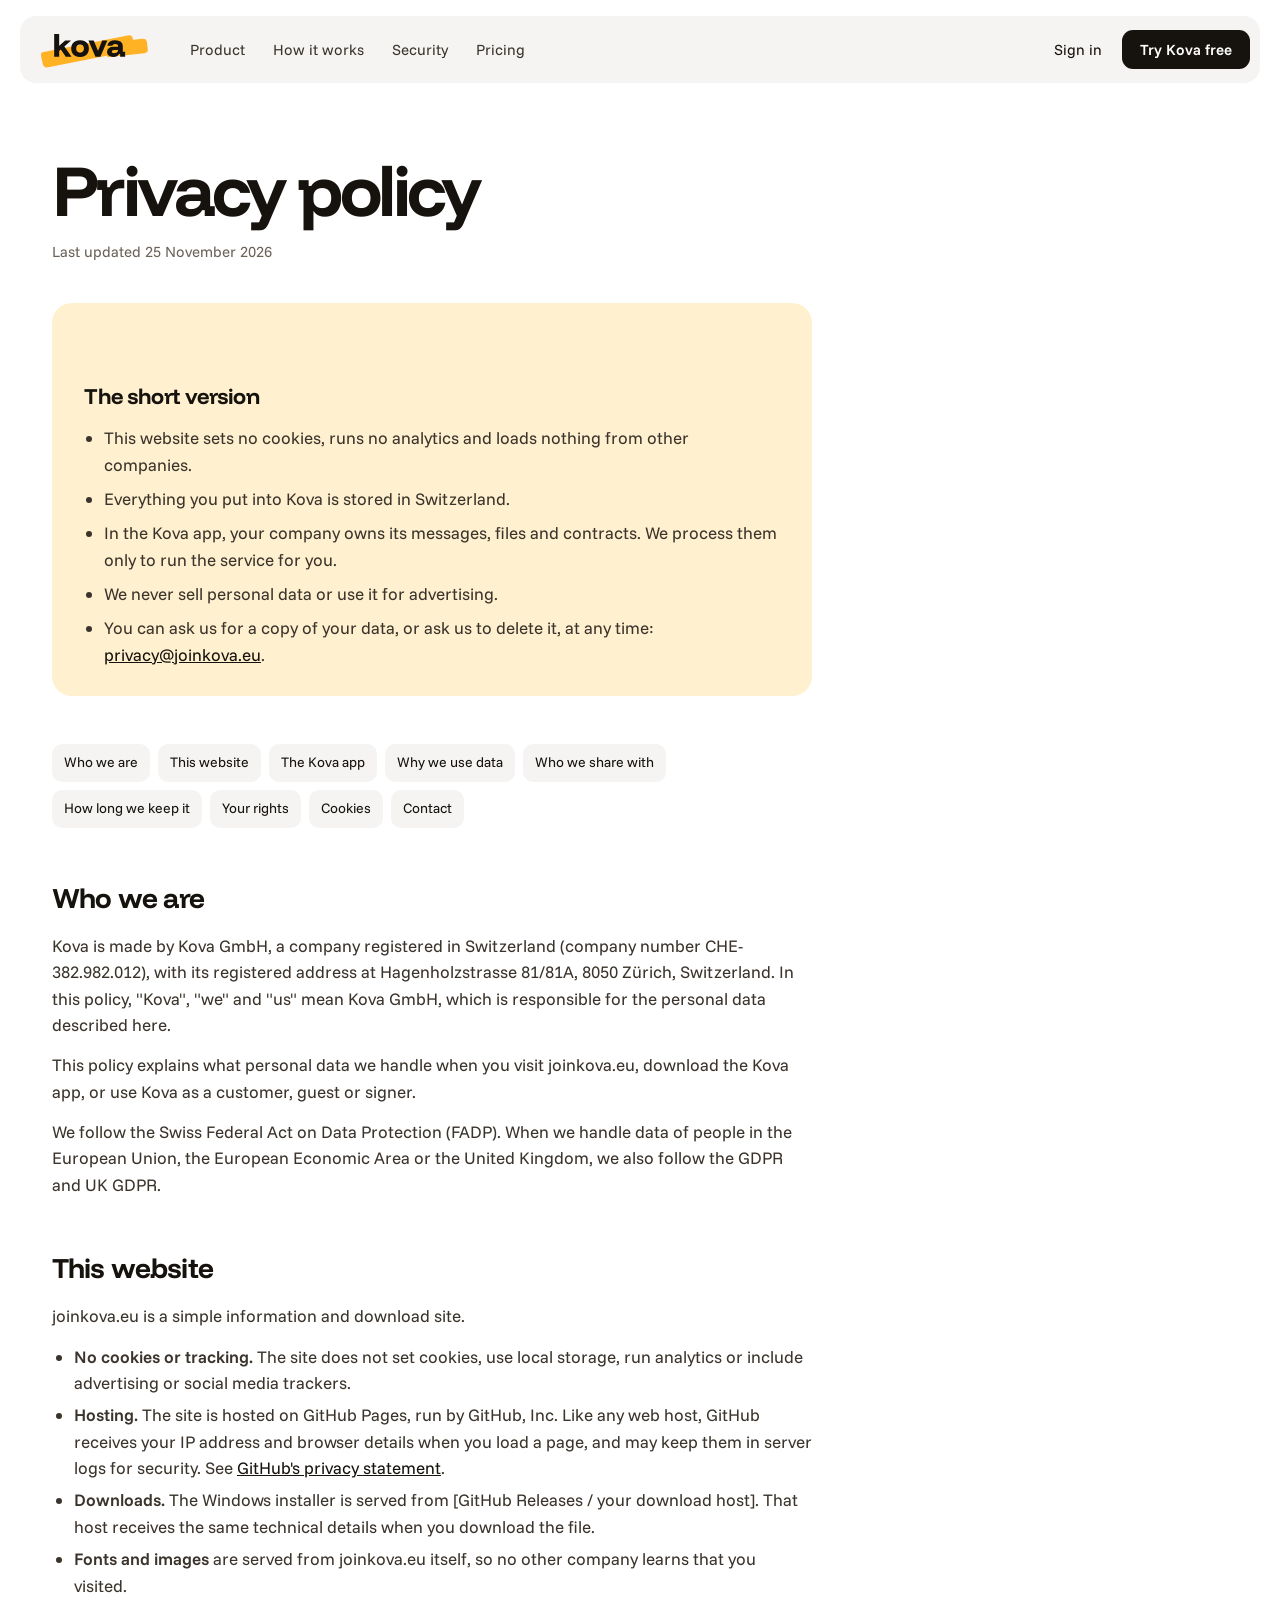
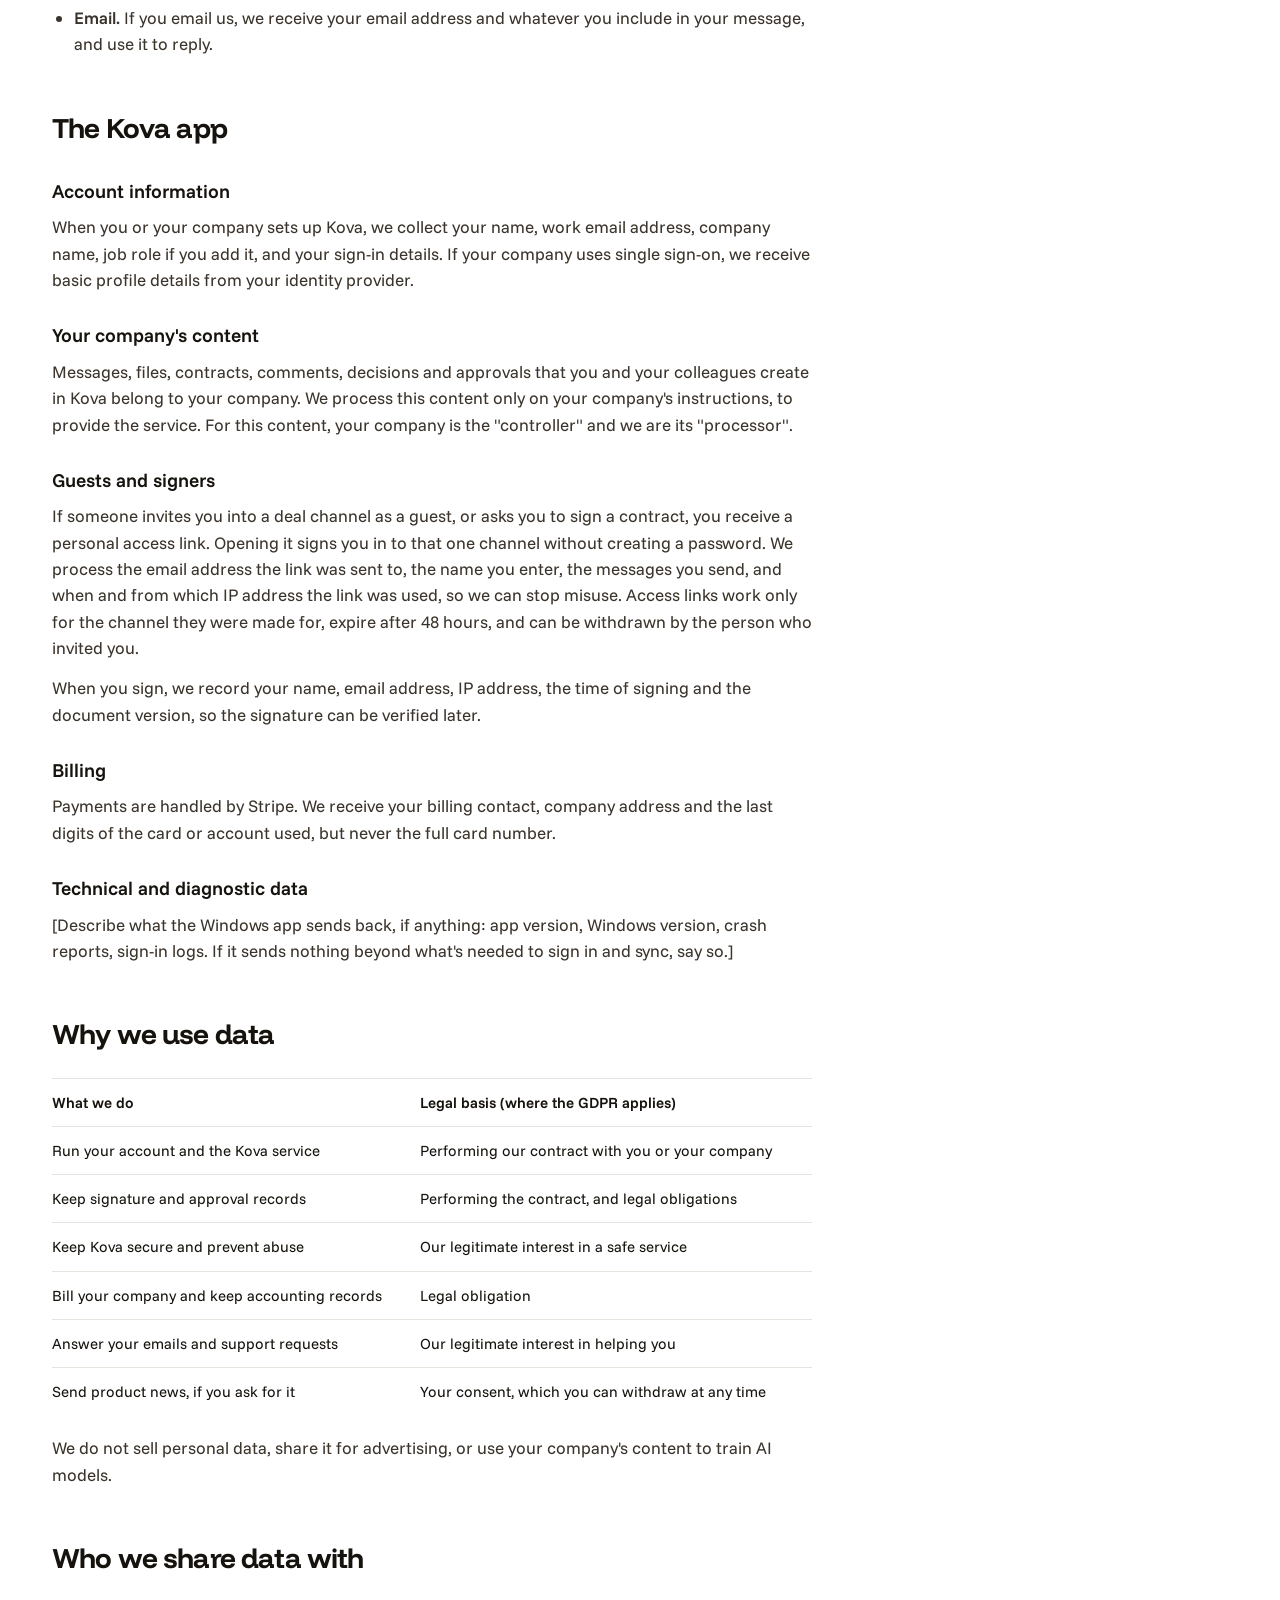
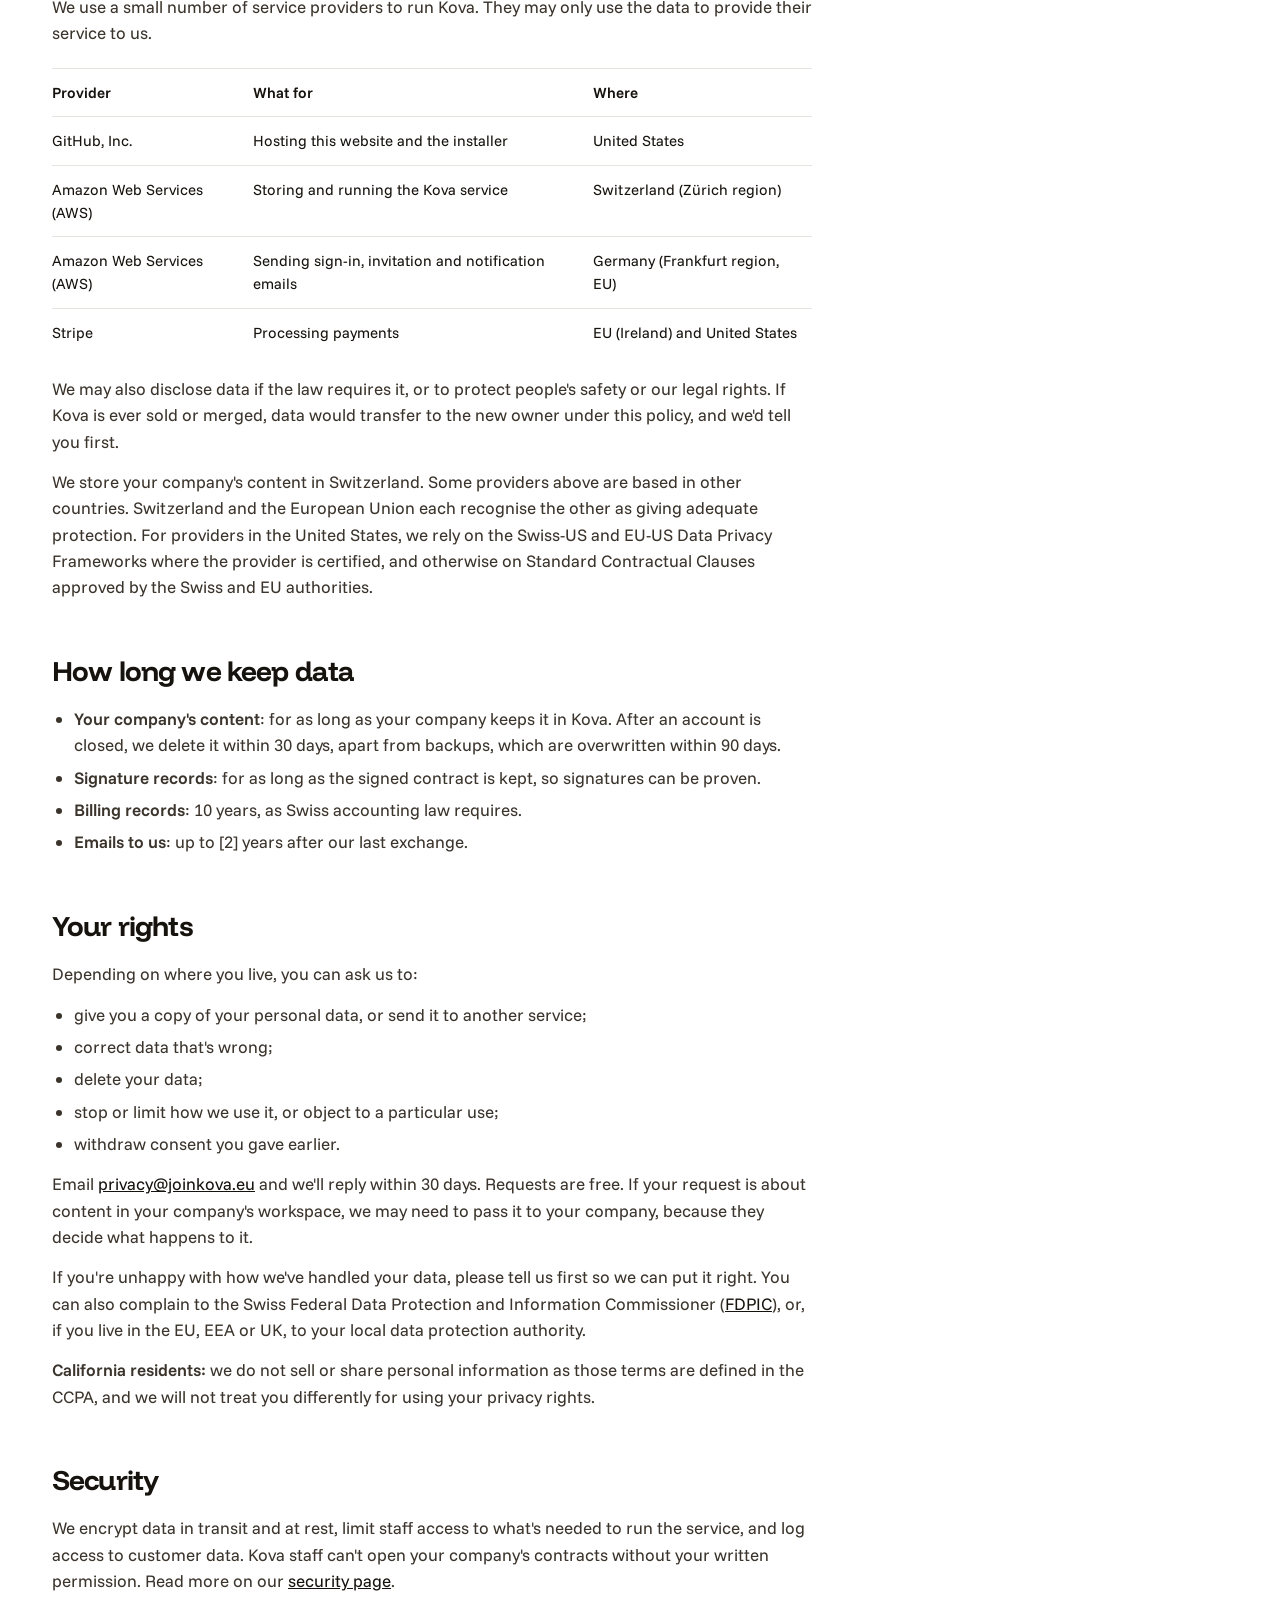
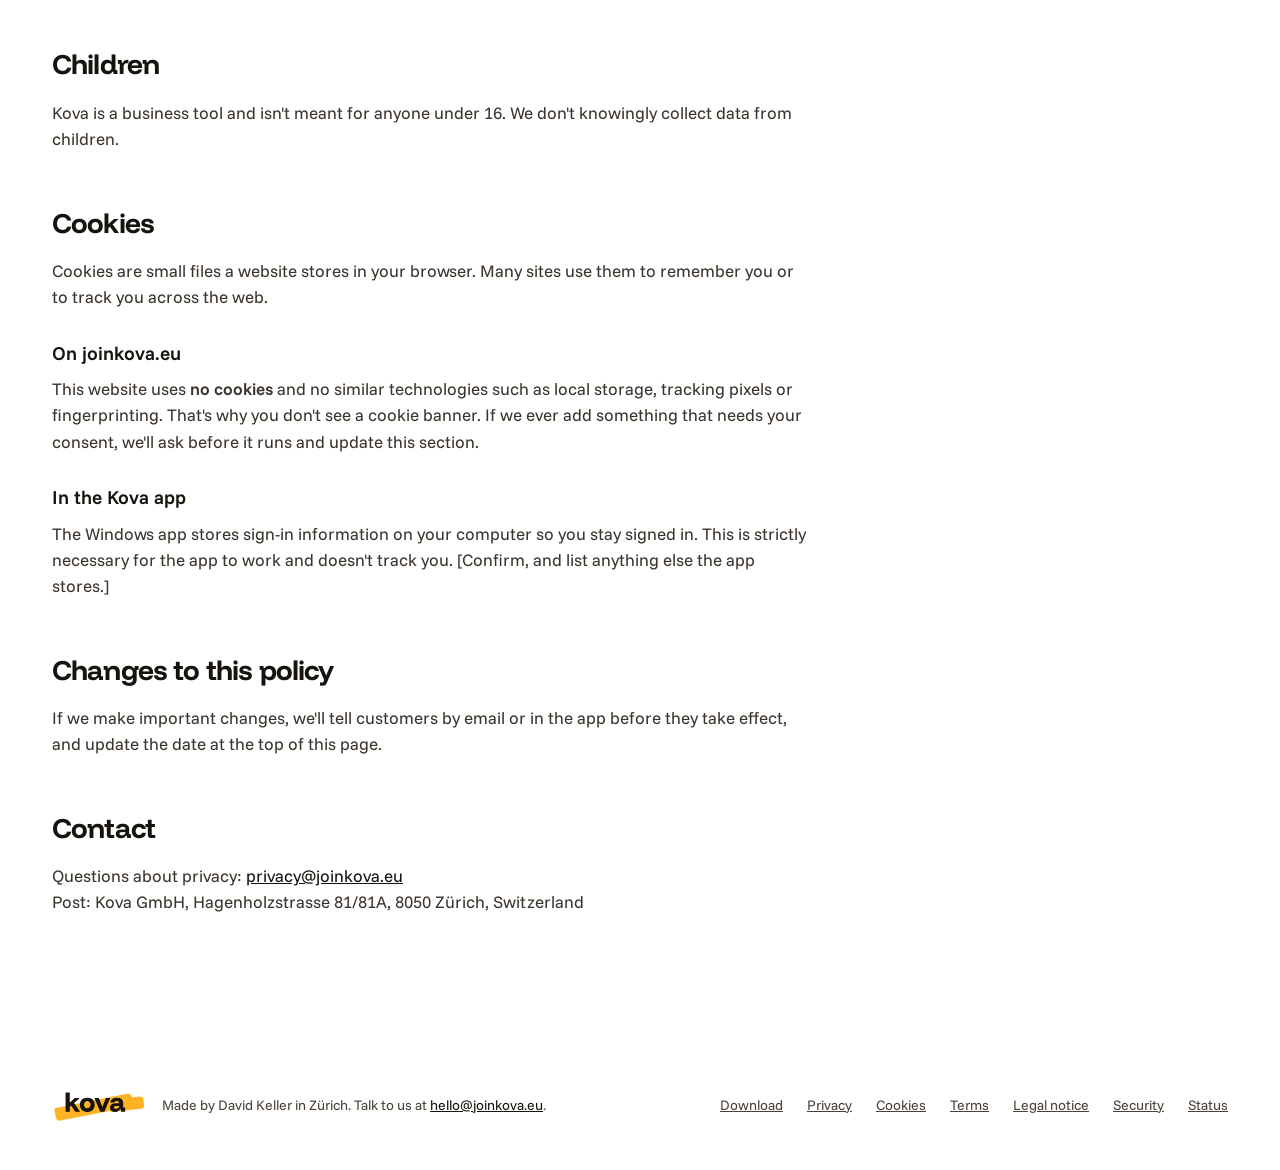
<file: privacy.html>
<!doctype html>
<html lang="en">
<head>
<meta charset="utf-8">
<meta name="viewport" content="width=device-width, initial-scale=1">
<title>Privacy policy · Kova</title>
<meta name="description" content="How Kova collects, uses and protects personal data on joinkova.eu and in the Kova app, including our cookie policy.">
<link rel="canonical" href="https://joinkova.eu/privacy.html">
<meta name="theme-color" content="#FFB224">
<link rel="icon" href="favicon.ico" sizes="48x48">
<link rel="icon" href="assets/kova-icon.svg" type="image/svg+xml">
<link rel="apple-touch-icon" href="assets/apple-touch-icon.png">
<link rel="stylesheet" href="assets/fonts/fonts.css">
<link rel="stylesheet" href="assets/styles.css">
</head>
<body>
<a class="skip-link" href="#main">Skip to content</a>

<header class="site-header">
  <div class="nav">
    <a class="brand" href="index.html" aria-label="Kova home"><img src="assets/kova-logo-color.svg" alt="Kova" width="112" height="38"></a>
    <nav class="nav-links" id="site-menu" aria-label="Main">
      <a href="index.html#product">Product</a>
      <a href="index.html#how">How it works</a>
      <a href="index.html#security">Security</a>
      <a href="index.html#pricing">Pricing</a>
      <a class="nav-signin-mobile" href="download.html">Sign in</a>
    </nav>
    <div class="nav-actions">
      <a class="nav-signin" href="download.html">Sign in</a>
      <a class="btn btn-ink btn-sm" href="download.html">Try Kova free</a>
    </div>
    <button class="menu-toggle" type="button" aria-expanded="false" aria-controls="site-menu" aria-label="Open menu">
      <svg width="22" height="22" viewBox="0 0 22 22" fill="none" stroke="currentColor" stroke-width="2" stroke-linecap="round" aria-hidden="true"><path d="M3 6h16M3 11h16M3 16h16"/></svg>
    </button>
  </div>
</header>

<main id="main" class="wrap legal">
  <h1>Privacy policy</h1>
  <p class="updated">Last updated 25 November 2026</p>

  <div class="summary">
    <h2>The short version</h2>
    <ul>
      <li>This website sets no cookies, runs no analytics and loads nothing from other companies.</li>
      <li>Everything you put into Kova is stored in Switzerland.</li>
      <li>In the Kova app, your company owns its messages, files and contracts. We process them only to run the service for you.</li>
      <li>We never sell personal data or use it for advertising.</li>
      <li>You can ask us for a copy of your data, or ask us to delete it, at any time: <a href="mailto:privacy@joinkova.eu">privacy@joinkova.eu</a>.</li>
    </ul>
  </div>

  <nav class="toc" aria-label="On this page">
    <a href="#who">Who we are</a>
    <a href="#website">This website</a>
    <a href="#app">The Kova app</a>
    <a href="#why">Why we use data</a>
    <a href="#sharing">Who we share with</a>
    <a href="#keep">How long we keep it</a>
    <a href="#rights">Your rights</a>
    <a href="#cookies">Cookies</a>
    <a href="#contact">Contact</a>
  </nav>

  <h2 id="who">Who we are</h2>
  <p>Kova is made by Kova GmbH, a company registered in Switzerland (company number CHE-382.982.012), with its registered address at Hagenholzstrasse 81/81A, 8050 Zürich, Switzerland. In this policy, "Kova", "we" and "us" mean Kova GmbH, which is responsible for the personal data described here.</p>
  <p>This policy explains what personal data we handle when you visit joinkova.eu, download the Kova app, or use Kova as a customer, guest or signer.</p>
  <p>We follow the Swiss Federal Act on Data Protection (FADP). When we handle data of people in the European Union, the European Economic Area or the United Kingdom, we also follow the GDPR and UK GDPR.</p>

  <h2 id="website">This website</h2>
  <p>joinkova.eu is a simple information and download site.</p>
  <ul>
    <li><strong>No cookies or tracking.</strong> The site does not set cookies, use local storage, run analytics or include advertising or social media trackers.</li>
    <li><strong>Hosting.</strong> The site is hosted on GitHub Pages, run by GitHub, Inc. Like any web host, GitHub receives your IP address and browser details when you load a page, and may keep them in server logs for security. See <a href="https://docs.github.com/en/site-policy/privacy-policies/github-general-privacy-statement">GitHub's privacy statement</a>.</li>
    <li><strong>Downloads.</strong> The Windows installer is served from [GitHub Releases / your download host]. That host receives the same technical details when you download the file.</li>
    <li><strong>Fonts and images</strong> are served from joinkova.eu itself, so no other company learns that you visited.</li>
    <li><strong>Email.</strong> If you email us, we receive your email address and whatever you include in your message, and use it to reply.</li>
  </ul>

  <h2 id="app">The Kova app</h2>
  <h3>Account information</h3>
  <p>When you or your company sets up Kova, we collect your name, work email address, company name, job role if you add it, and your sign-in details. If your company uses single sign-on, we receive basic profile details from your identity provider.</p>
  <h3>Your company's content</h3>
  <p>Messages, files, contracts, comments, decisions and approvals that you and your colleagues create in Kova belong to your company. We process this content only on your company's instructions, to provide the service. For this content, your company is the "controller" and we are its "processor".</p>
  <h3>Guests and signers</h3>
  <p>If someone invites you into a deal channel as a guest, or asks you to sign a contract, you receive a personal access link. Opening it signs you in to that one channel without creating a password. We process the email address the link was sent to, the name you enter, the messages you send, and when and from which IP address the link was used, so we can stop misuse. Access links work only for the channel they were made for, expire after 48 hours, and can be withdrawn by the person who invited you.</p>
  <p>When you sign, we record your name, email address, IP address, the time of signing and the document version, so the signature can be verified later.</p>
  <h3>Billing</h3>
  <p>Payments are handled by Stripe. We receive your billing contact, company address and the last digits of the card or account used, but never the full card number.</p>
  <h3>Technical and diagnostic data</h3>
  <p>[Describe what the Windows app sends back, if anything: app version, Windows version, crash reports, sign-in logs. If it sends nothing beyond what's needed to sign in and sync, say so.]</p>

  <h2 id="why">Why we use data</h2>
  <div class="table-wrap">
    <table>
      <thead><tr><th scope="col">What we do</th><th scope="col">Legal basis (where the GDPR applies)</th></tr></thead>
      <tbody>
        <tr><td>Run your account and the Kova service</td><td>Performing our contract with you or your company</td></tr>
        <tr><td>Keep signature and approval records</td><td>Performing the contract, and legal obligations</td></tr>
        <tr><td>Keep Kova secure and prevent abuse</td><td>Our legitimate interest in a safe service</td></tr>
        <tr><td>Bill your company and keep accounting records</td><td>Legal obligation</td></tr>
        <tr><td>Answer your emails and support requests</td><td>Our legitimate interest in helping you</td></tr>
        <tr><td>Send product news, if you ask for it</td><td>Your consent, which you can withdraw at any time</td></tr>
      </tbody>
    </table>
  </div>
  <p>We do not sell personal data, share it for advertising, or use your company's content to train AI models.</p>

  <h2 id="sharing">Who we share data with</h2>
  <p>We use a small number of service providers to run Kova. They may only use the data to provide their service to us.</p>
  <div class="table-wrap">
    <table>
      <thead><tr><th scope="col">Provider</th><th scope="col">What for</th><th scope="col">Where</th></tr></thead>
      <tbody>
        <tr><td>GitHub, Inc.</td><td>Hosting this website and the installer</td><td>United States</td></tr>
        <tr><td>Amazon Web Services (AWS)</td><td>Storing and running the Kova service</td><td>Switzerland (Zürich region)</td></tr>
        <tr><td>Amazon Web Services (AWS)</td><td>Sending sign-in, invitation and notification emails</td><td>Germany (Frankfurt region, EU)</td></tr>
        <tr><td>Stripe</td><td>Processing payments</td><td>EU (Ireland) and United States</td></tr>
      </tbody>
    </table>
  </div>
  <p>We may also disclose data if the law requires it, or to protect people's safety or our legal rights. If Kova is ever sold or merged, data would transfer to the new owner under this policy, and we'd tell you first.</p>
  <p>We store your company's content in Switzerland. Some providers above are based in other countries. Switzerland and the European Union each recognise the other as giving adequate protection. For providers in the United States, we rely on the Swiss-US and EU-US Data Privacy Frameworks where the provider is certified, and otherwise on Standard Contractual Clauses approved by the Swiss and EU authorities.</p>

  <h2 id="keep">How long we keep data</h2>
  <ul>
    <li><strong>Your company's content</strong>: for as long as your company keeps it in Kova. After an account is closed, we delete it within 30 days, apart from backups, which are overwritten within 90 days.</li>
    <li><strong>Signature records</strong>: for as long as the signed contract is kept, so signatures can be proven.</li>
    <li><strong>Billing records</strong>: 10 years, as Swiss accounting law requires.</li>
    <li><strong>Emails to us</strong>: up to [2] years after our last exchange.</li>
  </ul>

  <h2 id="rights">Your rights</h2>
  <p>Depending on where you live, you can ask us to:</p>
  <ul>
    <li>give you a copy of your personal data, or send it to another service;</li>
    <li>correct data that's wrong;</li>
    <li>delete your data;</li>
    <li>stop or limit how we use it, or object to a particular use;</li>
    <li>withdraw consent you gave earlier.</li>
  </ul>
  <p>Email <a href="mailto:privacy@joinkova.eu">privacy@joinkova.eu</a> and we'll reply within 30 days. Requests are free. If your request is about content in your company's workspace, we may need to pass it to your company, because they decide what happens to it.</p>
  <p>If you're unhappy with how we've handled your data, please tell us first so we can put it right. You can also complain to the Swiss Federal Data Protection and Information Commissioner (<a href="https://www.edoeb.admin.ch/en">FDPIC</a>), or, if you live in the EU, EEA or UK, to your local data protection authority.</p>
  <p><strong>California residents:</strong> we do not sell or share personal information as those terms are defined in the CCPA, and we will not treat you differently for using your privacy rights.</p>

  <h2 id="security">Security</h2>
  <p>We encrypt data in transit and at rest, limit staff access to what's needed to run the service, and log access to customer data. Kova staff can't open your company's contracts without your written permission. Read more on our <a href="security.html">security page</a>.</p>

  <h2 id="children">Children</h2>
  <p>Kova is a business tool and isn't meant for anyone under 16. We don't knowingly collect data from children.</p>

  <h2 id="cookies">Cookies</h2>
  <p>Cookies are small files a website stores in your browser. Many sites use them to remember you or to track you across the web.</p>
  <h3>On joinkova.eu</h3>
  <p>This website uses <strong>no cookies</strong> and no similar technologies such as local storage, tracking pixels or fingerprinting. That's why you don't see a cookie banner. If we ever add something that needs your consent, we'll ask before it runs and update this section.</p>
  <h3>In the Kova app</h3>
  <p>The Windows app stores sign-in information on your computer so you stay signed in. This is strictly necessary for the app to work and doesn't track you. [Confirm, and list anything else the app stores.]</p>

  <h2 id="changes">Changes to this policy</h2>
  <p>If we make important changes, we'll tell customers by email or in the app before they take effect, and update the date at the top of this page.</p>

  <h2 id="contact">Contact</h2>
  <p>Questions about privacy: <a href="mailto:privacy@joinkova.eu">privacy@joinkova.eu</a><br>Post: Kova GmbH, Hagenholzstrasse 81/81A, 8050 Zürich, Switzerland</p>
</main>

<footer class="wrap site-footer">
  <div class="left">
    <img src="assets/kova-logo-color.svg" alt="Kova" width="94" height="32">
    <span>Made by David Keller in Zürich. Talk to us at <a href="mailto:hello@joinkova.eu">hello@joinkova.eu</a>.</span>
  </div>
  <nav aria-label="Footer">
    <a href="download.html">Download</a>
    <a href="privacy.html" aria-current="page">Privacy</a>
    <a href="privacy.html#cookies">Cookies</a>
    <a href="terms.html">Terms</a>
    <a href="imprint.html">Legal notice</a>
    <a href="security.html">Security</a>
    <a href="status.html">Status</a>
  </nav>
</footer>

<script src="assets/site.js"></script>
</body>
</html>
</file>
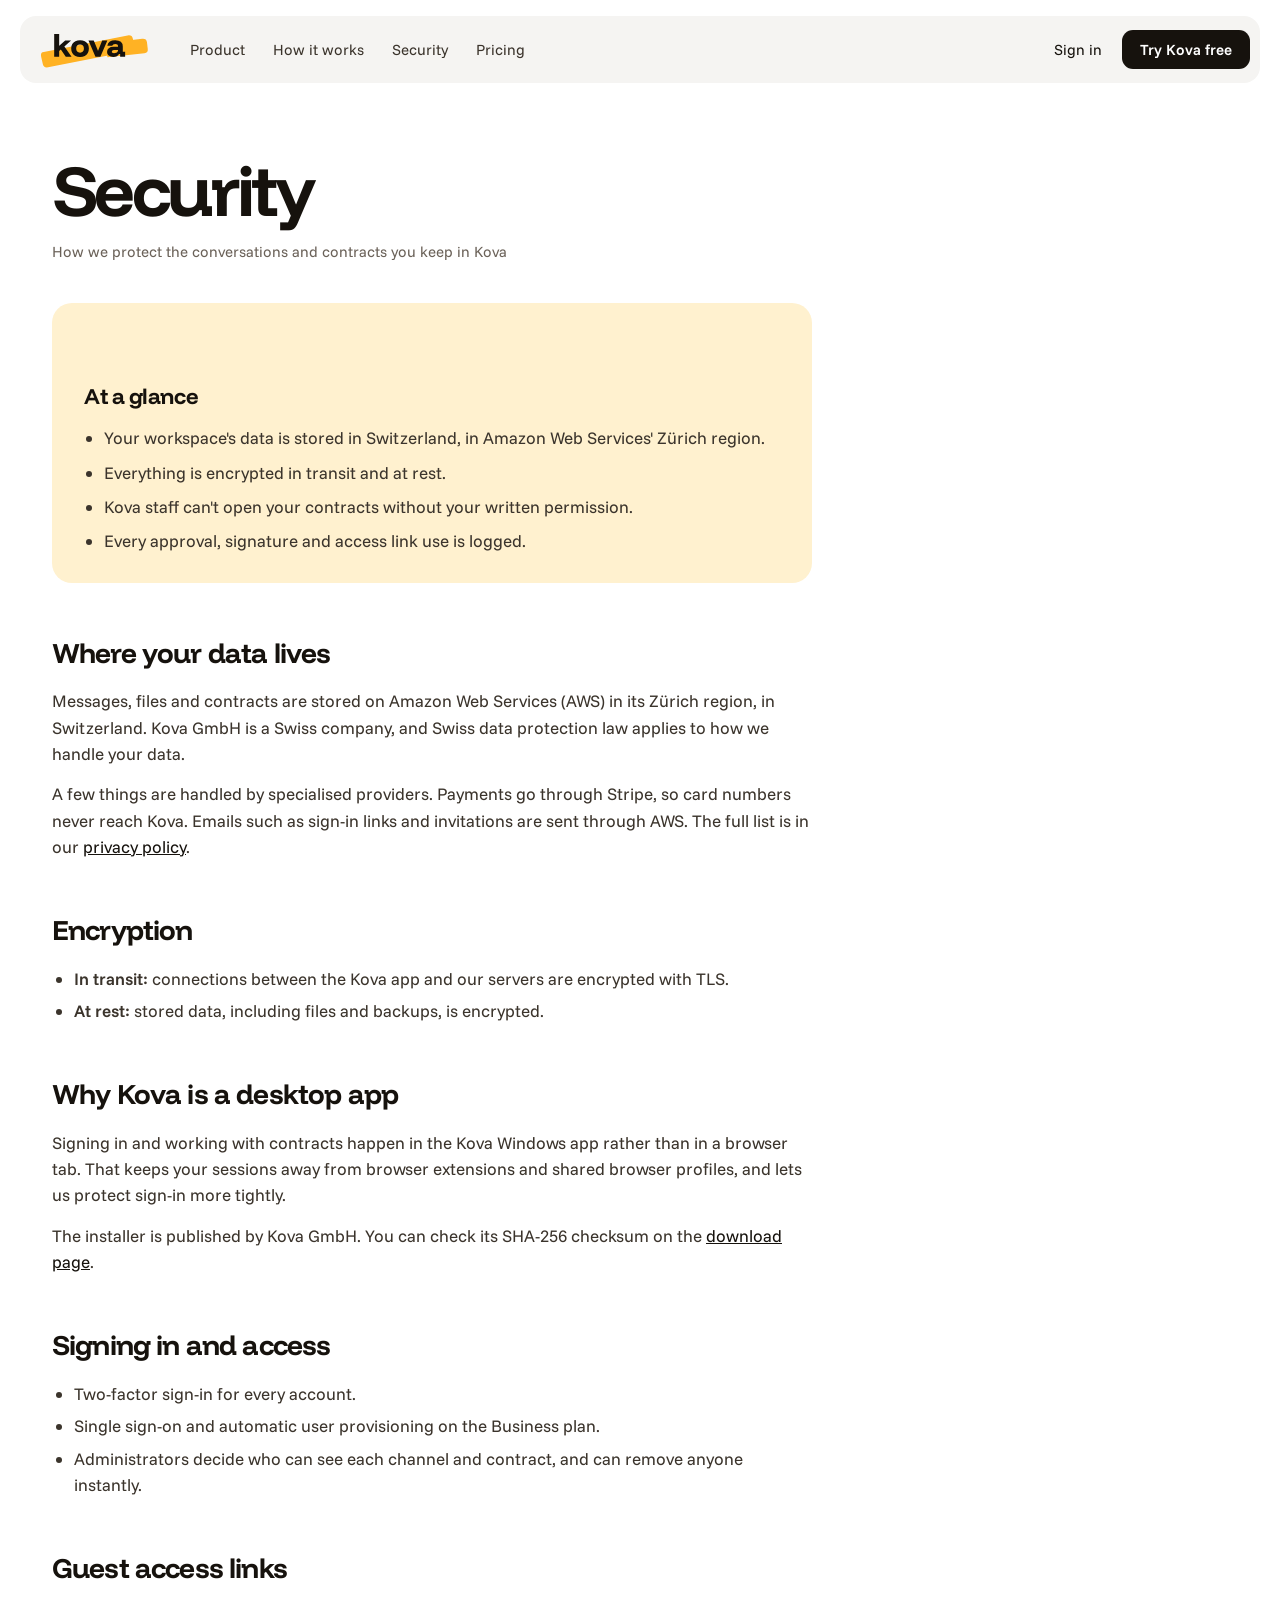
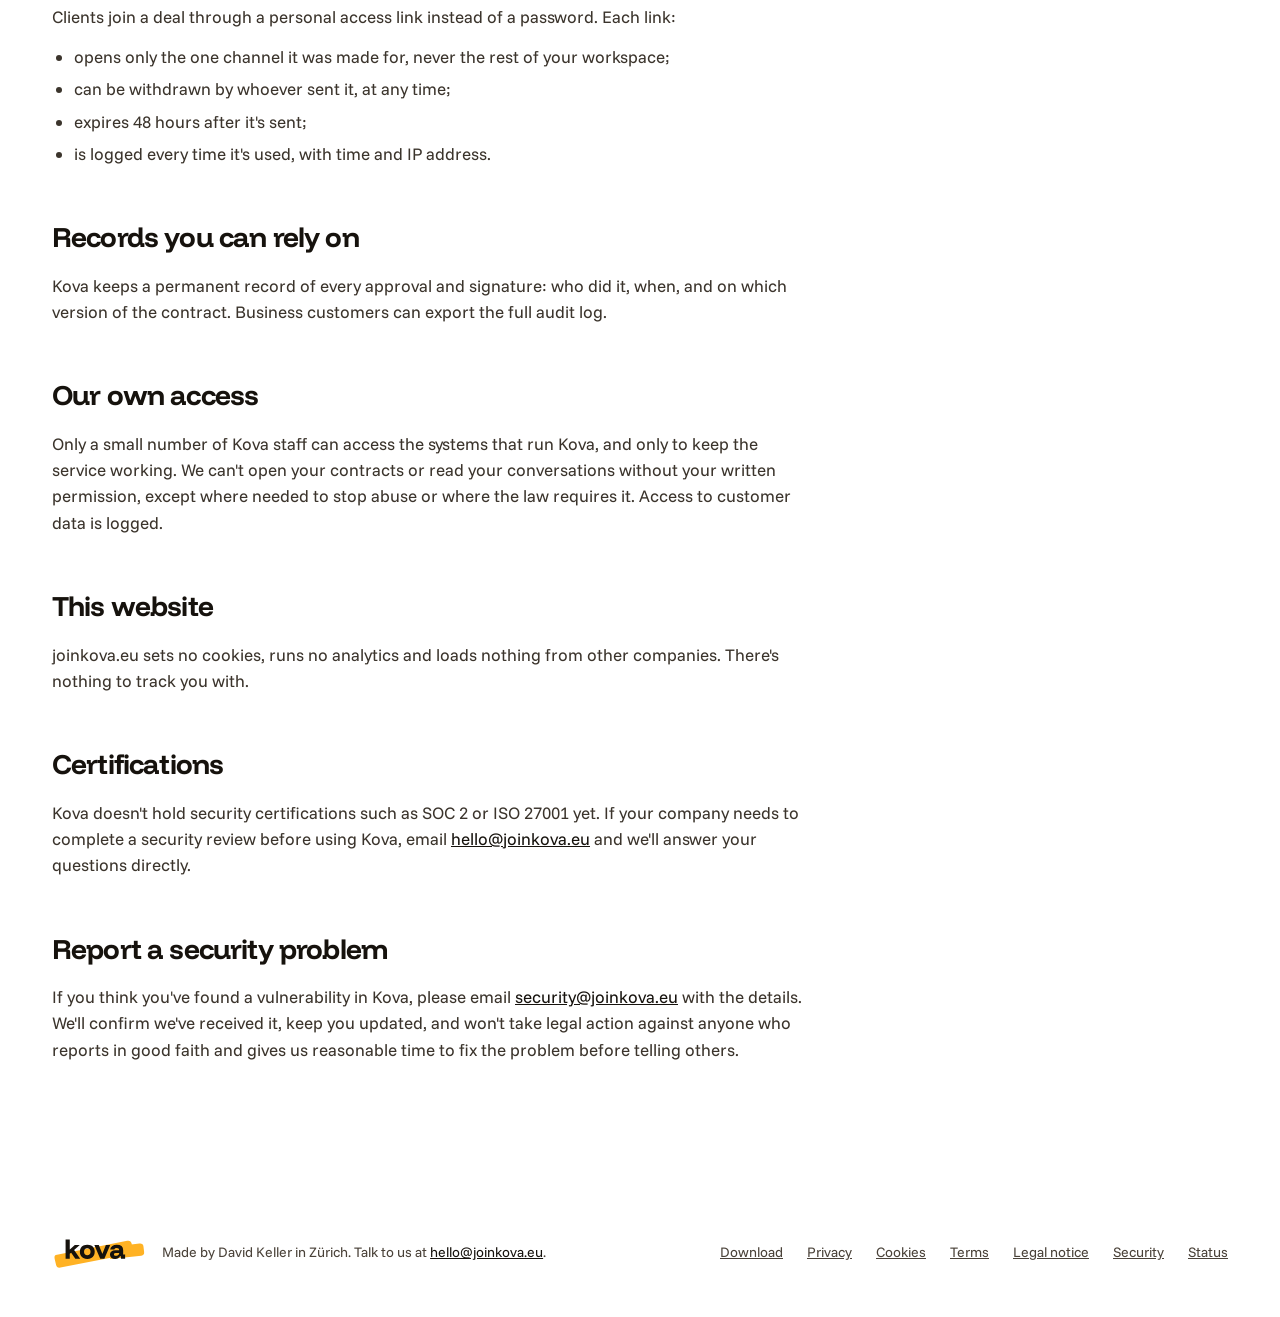
<file: security.html>
<!doctype html>
<html lang="en">
<head>
<meta charset="utf-8">
<meta name="viewport" content="width=device-width, initial-scale=1">
<title>Security · Kova</title>
<meta name="description" content="How Kova protects your conversations and contracts: storage in Switzerland, encryption, guest access links and audit records.">
<link rel="canonical" href="https://joinkova.eu/security.html">
<meta name="theme-color" content="#FFB224">
<link rel="icon" href="favicon.ico" sizes="48x48">
<link rel="icon" href="assets/kova-icon.svg" type="image/svg+xml">
<link rel="apple-touch-icon" href="assets/apple-touch-icon.png">
<link rel="stylesheet" href="assets/fonts/fonts.css">
<link rel="stylesheet" href="assets/styles.css">
</head>
<body>
<a class="skip-link" href="#main">Skip to content</a>

<header class="site-header">
  <div class="nav">
    <a class="brand" href="index.html" aria-label="Kova home"><img src="assets/kova-logo-color.svg" alt="Kova" width="112" height="38"></a>
    <nav class="nav-links" id="site-menu" aria-label="Main">
      <a href="index.html#product">Product</a>
      <a href="index.html#how">How it works</a>
      <a href="index.html#security">Security</a>
      <a href="index.html#pricing">Pricing</a>
      <a class="nav-signin-mobile" href="download.html">Sign in</a>
    </nav>
    <div class="nav-actions">
      <a class="nav-signin" href="download.html">Sign in</a>
      <a class="btn btn-ink btn-sm" href="download.html">Try Kova free</a>
    </div>
    <button class="menu-toggle" type="button" aria-expanded="false" aria-controls="site-menu" aria-label="Open menu">
      <svg width="22" height="22" viewBox="0 0 22 22" fill="none" stroke="currentColor" stroke-width="2" stroke-linecap="round" aria-hidden="true"><path d="M3 6h16M3 11h16M3 16h16"/></svg>
    </button>
  </div>
</header>

<main id="main" class="wrap legal">
  <h1>Security</h1>
  <p class="updated">How we protect the conversations and contracts you keep in Kova</p>

  <div class="summary">
    <h2>At a glance</h2>
    <ul>
      <li>Your workspace's data is stored in Switzerland, in Amazon Web Services' Zürich region.</li>
      <li>Everything is encrypted in transit and at rest.</li>
      <li>Kova staff can't open your contracts without your written permission.</li>
      <li>Every approval, signature and access link use is logged.</li>
    </ul>
  </div>

  <h2 id="storage">Where your data lives</h2>
  <p>Messages, files and contracts are stored on Amazon Web Services (AWS) in its Zürich region, in Switzerland. Kova GmbH is a Swiss company, and Swiss data protection law applies to how we handle your data.</p>
  <p>A few things are handled by specialised providers. Payments go through Stripe, so card numbers never reach Kova. Emails such as sign-in links and invitations are sent through AWS. The full list is in our <a href="privacy.html#sharing">privacy policy</a>.</p>

  <h2 id="encryption">Encryption</h2>
  <ul>
    <li><strong>In transit:</strong> connections between the Kova app and our servers are encrypted with TLS.</li>
    <li><strong>At rest:</strong> stored data, including files and backups, is encrypted.</li>
  </ul>

  <h2 id="app">Why Kova is a desktop app</h2>
  <p>Signing in and working with contracts happen in the Kova Windows app rather than in a browser tab. That keeps your sessions away from browser extensions and shared browser profiles, and lets us protect sign-in more tightly.</p>
  <p>The installer is published by Kova GmbH. You can check its SHA-256 checksum on the <a href="download.html">download page</a>.</p>

  <h2 id="access">Signing in and access</h2>
  <ul>
    <li>Two-factor sign-in for every account.</li>
    <li>Single sign-on and automatic user provisioning on the Business plan.</li>
    <li>Administrators decide who can see each channel and contract, and can remove anyone instantly.</li>
  </ul>

  <h2 id="guests">Guest access links</h2>
  <p>Clients join a deal through a personal access link instead of a password. Each link:</p>
  <ul>
    <li>opens only the one channel it was made for, never the rest of your workspace;</li>
    <li>can be withdrawn by whoever sent it, at any time;</li>
    <li>expires 48 hours after it's sent;</li>
    <li>is logged every time it's used, with time and IP address.</li>
  </ul>

  <h2 id="records">Records you can rely on</h2>
  <p>Kova keeps a permanent record of every approval and signature: who did it, when, and on which version of the contract. Business customers can export the full audit log.</p>

  <h2 id="staff">Our own access</h2>
  <p>Only a small number of Kova staff can access the systems that run Kova, and only to keep the service working. We can't open your contracts or read your conversations without your written permission, except where needed to stop abuse or where the law requires it. Access to customer data is logged.</p>

  <h2 id="website">This website</h2>
  <p>joinkova.eu sets no cookies, runs no analytics and loads nothing from other companies. There's nothing to track you with.</p>

  <h2 id="certifications">Certifications</h2>
  <p>Kova doesn't hold security certifications such as SOC 2 or ISO 27001 yet. If your company needs to complete a security review before using Kova, email <a href="mailto:hello@joinkova.eu">hello@joinkova.eu</a> and we'll answer your questions directly.</p>

  <h2 id="report">Report a security problem</h2>
  <p>If you think you've found a vulnerability in Kova, please email <a href="mailto:security@joinkova.eu">security@joinkova.eu</a> with the details. We'll confirm we've received it, keep you updated, and won't take legal action against anyone who reports in good faith and gives us reasonable time to fix the problem before telling others.</p>
</main>


<footer class="wrap site-footer">
  <div class="left">
    <img src="assets/kova-logo-color.svg" alt="Kova" width="94" height="32">
    <span>Made by David Keller in Zürich. Talk to us at <a href="mailto:hello@joinkova.eu">hello@joinkova.eu</a>.</span>
  </div>
  <nav aria-label="Footer">
    <a href="download.html">Download</a>
    <a href="privacy.html">Privacy</a>
    <a href="privacy.html#cookies">Cookies</a>
    <a href="terms.html">Terms</a>
    <a href="imprint.html">Legal notice</a>
    <a aria-current="page" href="security.html">Security</a>
    <a href="status.html">Status</a>
  </nav>
</footer>

<script src="assets/site.js"></script>
</body>
</html>
</file>
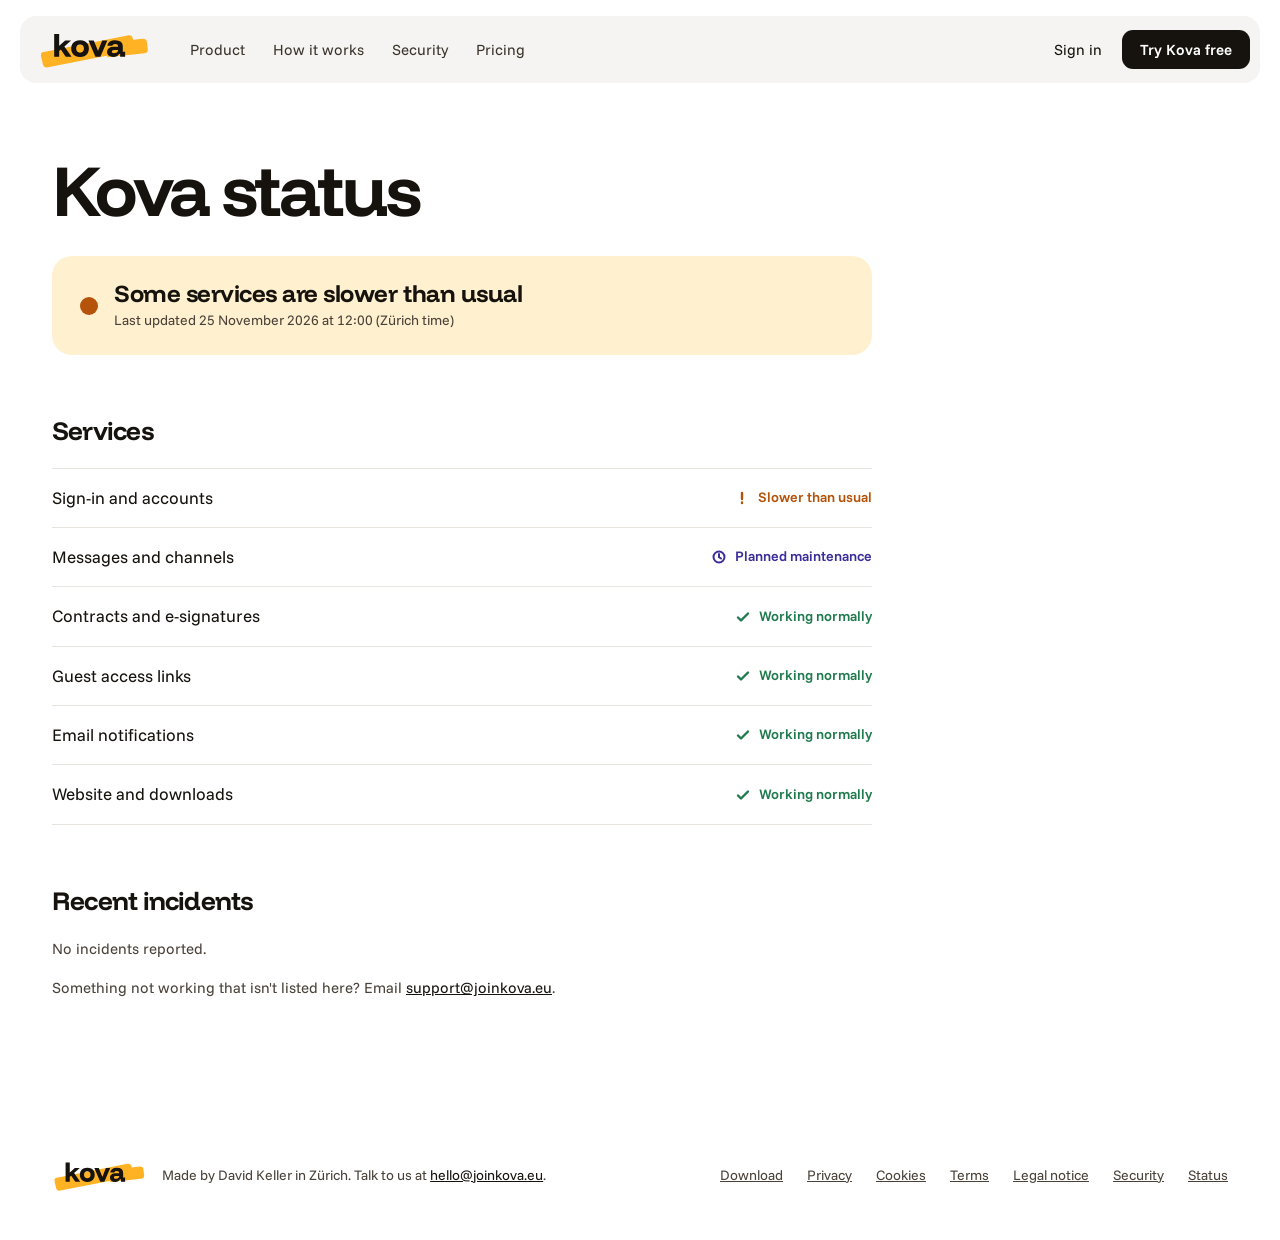
<file: status.html>
<!doctype html>
<html lang="en">
<head>
<meta charset="utf-8">
<meta name="viewport" content="width=device-width, initial-scale=1">
<title>Status · Kova</title>
<meta name="description" content="Current status of Kova services and recent incidents.">
<link rel="canonical" href="https://joinkova.eu/status.html">
<meta name="theme-color" content="#FFB224">
<link rel="icon" href="favicon.ico" sizes="48x48">
<link rel="icon" href="assets/kova-icon.svg" type="image/svg+xml">
<link rel="apple-touch-icon" href="assets/apple-touch-icon.png">
<link rel="stylesheet" href="assets/fonts/fonts.css">
<link rel="stylesheet" href="assets/styles.css">
</head>
<body>
<a class="skip-link" href="#main">Skip to content</a>

<header class="site-header">
  <div class="nav">
    <a class="brand" href="index.html" aria-label="Kova home"><img src="assets/kova-logo-color.svg" alt="Kova" width="112" height="38"></a>
    <nav class="nav-links" id="site-menu" aria-label="Main">
      <a href="index.html#product">Product</a>
      <a href="index.html#how">How it works</a>
      <a href="index.html#security">Security</a>
      <a href="index.html#pricing">Pricing</a>
      <a class="nav-signin-mobile" href="download.html">Sign in</a>
    </nav>
    <div class="nav-actions">
      <a class="nav-signin" href="download.html">Sign in</a>
      <a class="btn btn-ink btn-sm" href="download.html">Try Kova free</a>
    </div>
    <button class="menu-toggle" type="button" aria-expanded="false" aria-controls="site-menu" aria-label="Open menu">
      <svg width="22" height="22" viewBox="0 0 22 22" fill="none" stroke="currentColor" stroke-width="2" stroke-linecap="round" aria-hidden="true"><path d="M3 6h16M3 11h16M3 16h16"/></svg>
    </button>
  </div>
</header>

<main id="main" class="wrap status-page" data-status-page>
  <h1>Kova status</h1>

  <div class="status-banner" data-banner data-state="loading" role="status">
    <span class="status-dot" aria-hidden="true"></span>
    <div>
      <p class="status-title" data-banner-title>Checking status…</p>
      <p class="status-sub" data-updated></p>
    </div>
  </div>

  <noscript>
    <p class="status-note">Turn on JavaScript to see live status, or email <a href="mailto:support@joinkova.eu">support@joinkova.eu</a>.</p>
  </noscript>

  <h2>Services</h2>
  <ul class="components" data-components aria-live="polite"></ul>

  <h2>Recent incidents</h2>
  <div data-incidents>
    <p class="status-note">Loading…</p>
  </div>

  <p class="status-note">Something not working that isn't listed here? Email <a href="mailto:support@joinkova.eu">support@joinkova.eu</a>.</p>
</main>



<footer class="wrap site-footer">
  <div class="left">
    <img src="assets/kova-logo-color.svg" alt="Kova" width="94" height="32">
    <span>Made by David Keller in Zürich. Talk to us at <a href="mailto:hello@joinkova.eu">hello@joinkova.eu</a>.</span>
  </div>
  <nav aria-label="Footer">
    <a href="download.html">Download</a>
    <a href="privacy.html">Privacy</a>
    <a href="privacy.html#cookies">Cookies</a>
    <a href="terms.html">Terms</a>
    <a href="imprint.html">Legal notice</a>
    <a href="security.html">Security</a>
    <a aria-current="page" href="status.html">Status</a>
  </nav>
</footer>

<script src="assets/site.js"></script>
<script src="assets/status.js"></script>
</body>
</html>
</file>
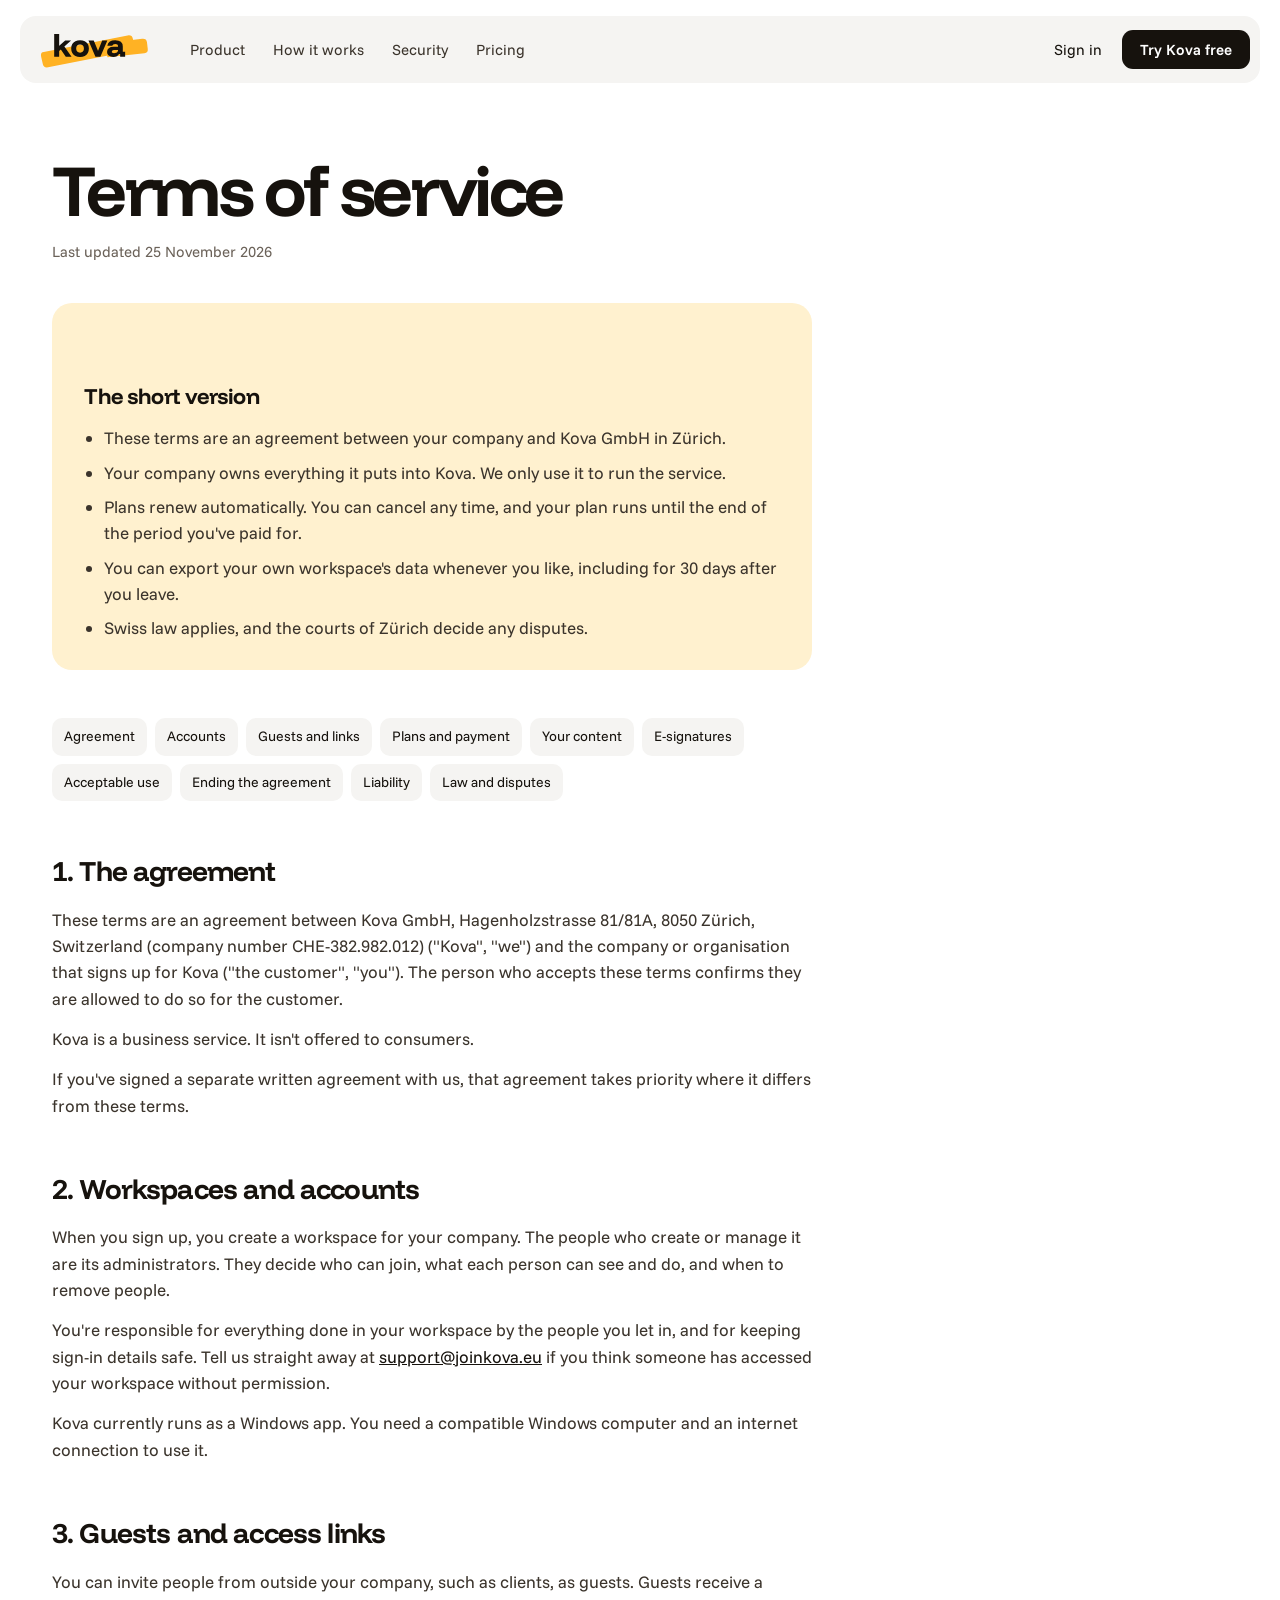
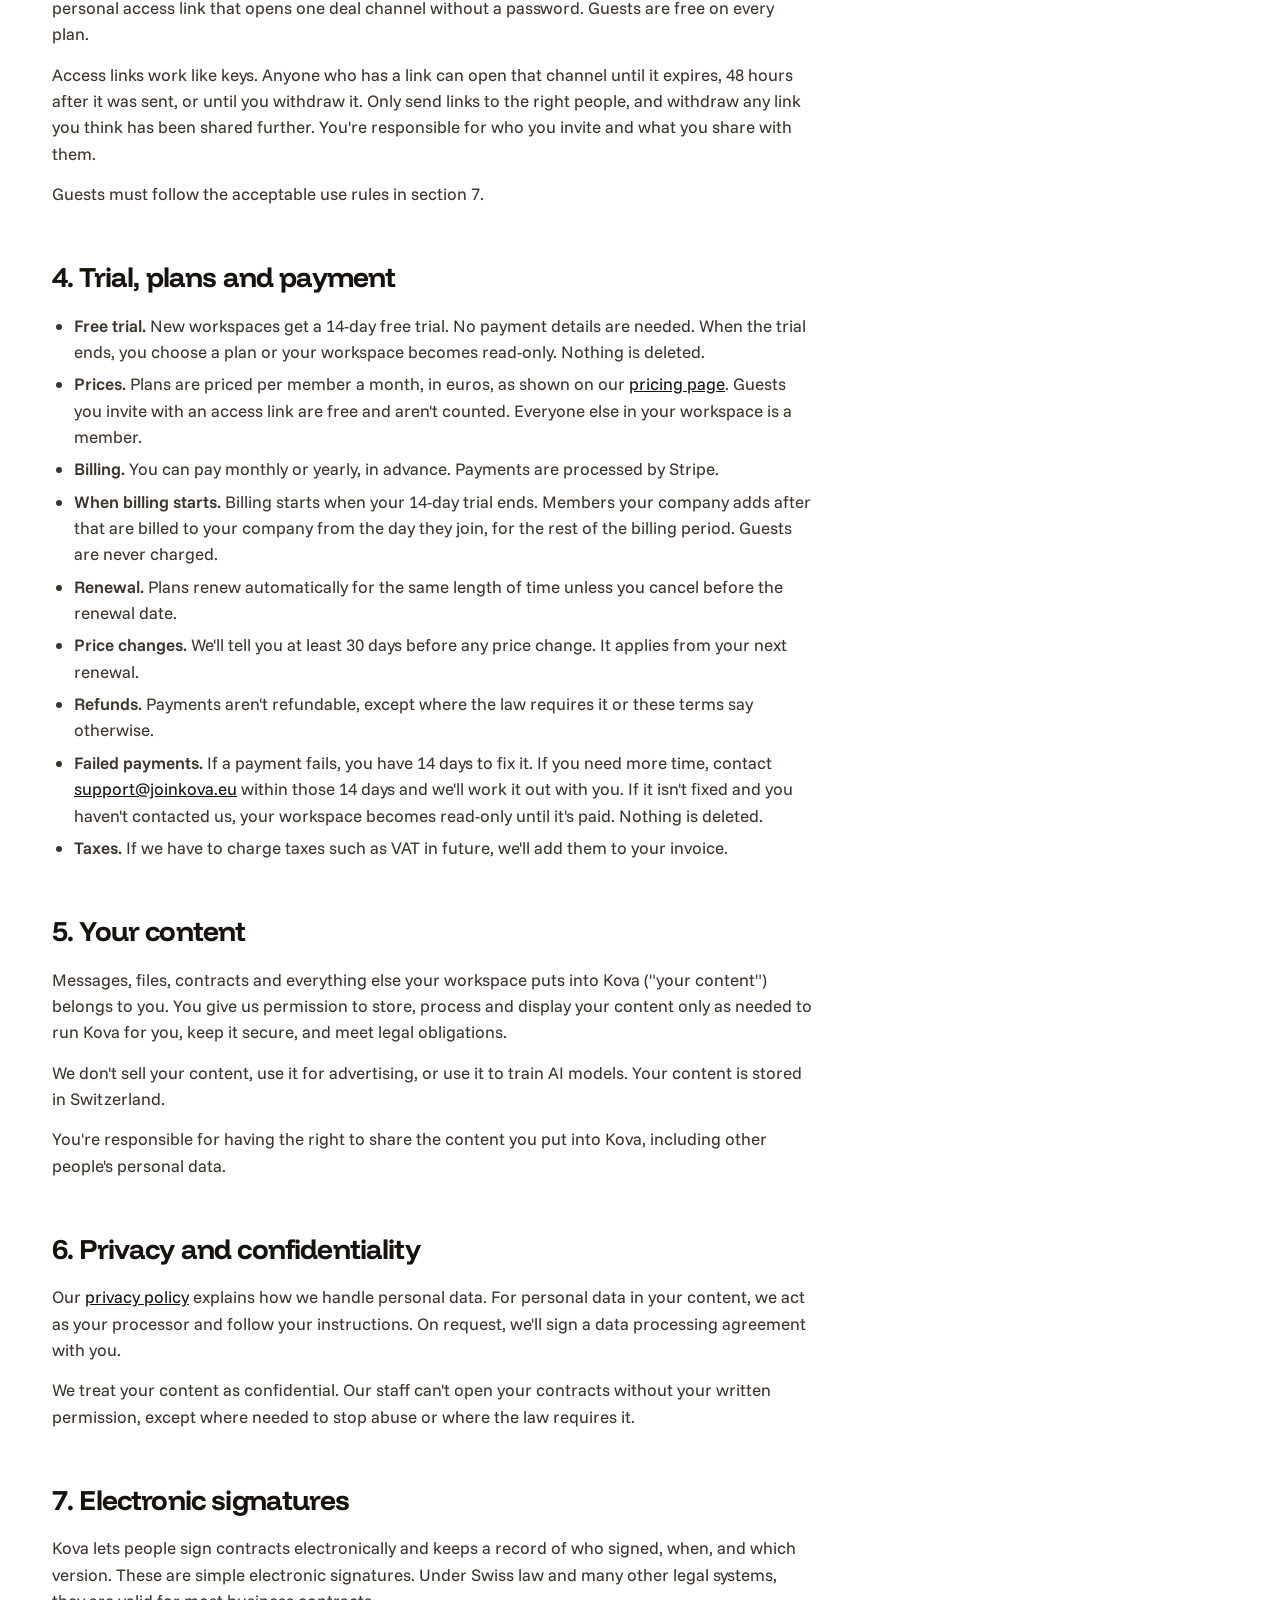
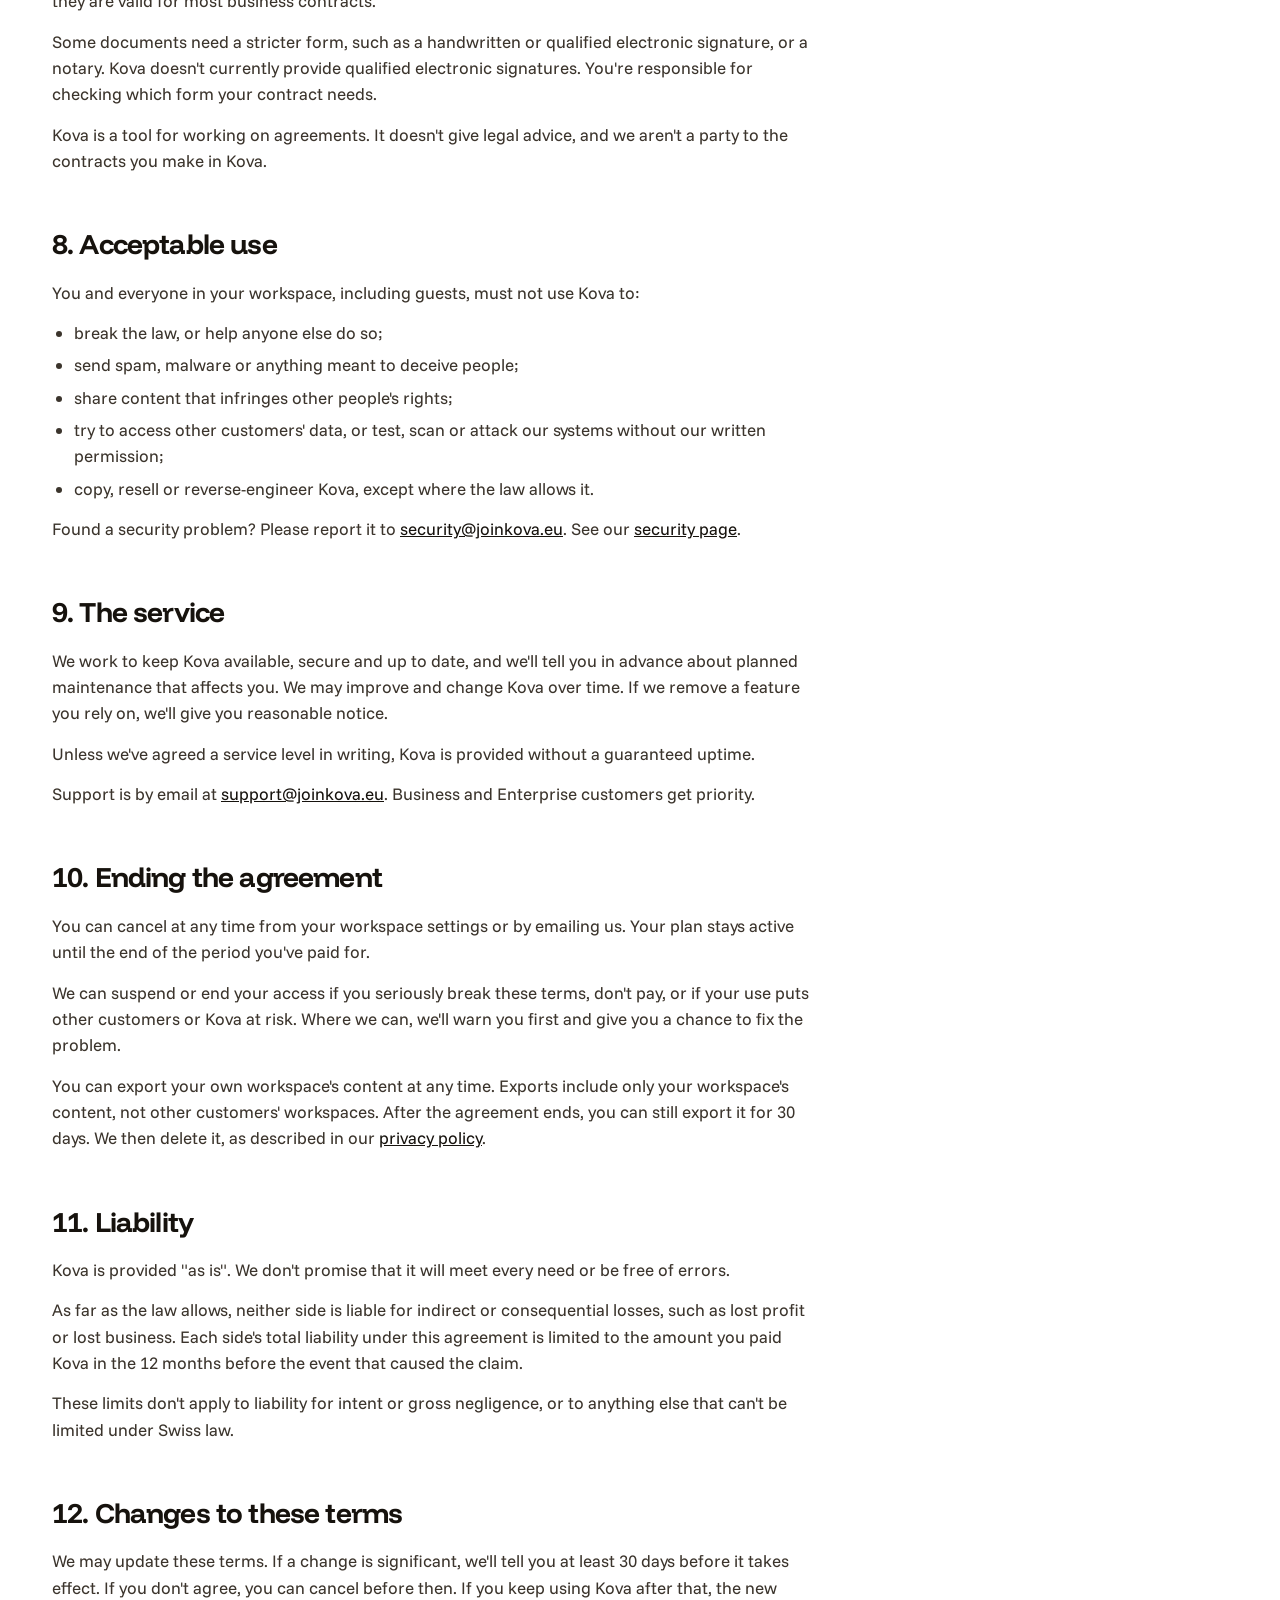
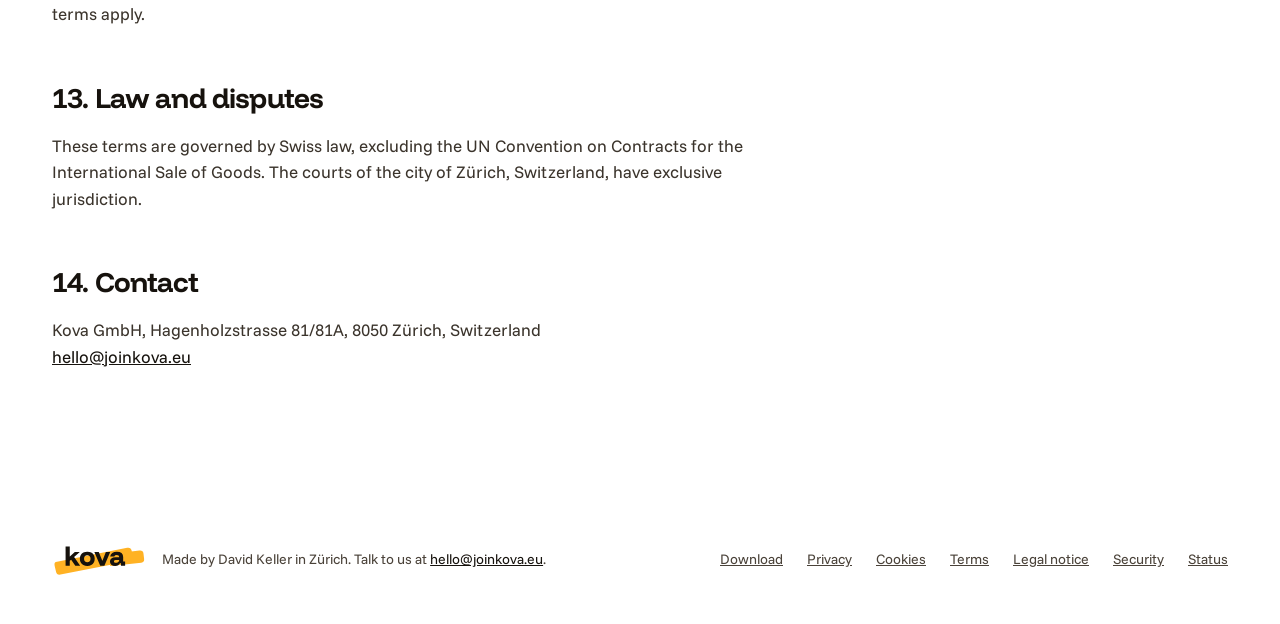
<file: terms.html>
<!doctype html>
<html lang="en">
<head>
<meta charset="utf-8">
<meta name="viewport" content="width=device-width, initial-scale=1">
<title>Terms of service · Kova</title>
<meta name="description" content="The terms for using Kova, the team chat app with contracts built in, from Kova GmbH in Zürich.">
<link rel="canonical" href="https://joinkova.eu/terms.html">
<meta name="theme-color" content="#FFB224">
<link rel="icon" href="favicon.ico" sizes="48x48">
<link rel="icon" href="assets/kova-icon.svg" type="image/svg+xml">
<link rel="apple-touch-icon" href="assets/apple-touch-icon.png">
<link rel="stylesheet" href="assets/fonts/fonts.css">
<link rel="stylesheet" href="assets/styles.css">
</head>
<body>
<a class="skip-link" href="#main">Skip to content</a>

<header class="site-header">
  <div class="nav">
    <a class="brand" href="index.html" aria-label="Kova home"><img src="assets/kova-logo-color.svg" alt="Kova" width="112" height="38"></a>
    <nav class="nav-links" id="site-menu" aria-label="Main">
      <a href="index.html#product">Product</a>
      <a href="index.html#how">How it works</a>
      <a href="index.html#security">Security</a>
      <a href="index.html#pricing">Pricing</a>
      <a class="nav-signin-mobile" href="download.html">Sign in</a>
    </nav>
    <div class="nav-actions">
      <a class="nav-signin" href="download.html">Sign in</a>
      <a class="btn btn-ink btn-sm" href="download.html">Try Kova free</a>
    </div>
    <button class="menu-toggle" type="button" aria-expanded="false" aria-controls="site-menu" aria-label="Open menu">
      <svg width="22" height="22" viewBox="0 0 22 22" fill="none" stroke="currentColor" stroke-width="2" stroke-linecap="round" aria-hidden="true"><path d="M3 6h16M3 11h16M3 16h16"/></svg>
    </button>
  </div>
</header>

<main id="main" class="wrap legal">
  <h1>Terms of service</h1>
  <p class="updated">Last updated 25 November 2026</p>

  <div class="summary">
    <h2>The short version</h2>
    <ul>
      <li>These terms are an agreement between your company and Kova GmbH in Zürich.</li>
      <li>Your company owns everything it puts into Kova. We only use it to run the service.</li>
      <li>Plans renew automatically. You can cancel any time, and your plan runs until the end of the period you've paid for.</li>
      <li>You can export your own workspace's data whenever you like, including for 30 days after you leave.</li>
      <li>Swiss law applies, and the courts of Zürich decide any disputes.</li>
    </ul>
  </div>

  <nav class="toc" aria-label="On this page">
    <a href="#agreement">Agreement</a>
    <a href="#accounts">Accounts</a>
    <a href="#guests">Guests and links</a>
    <a href="#plans">Plans and payment</a>
    <a href="#content">Your content</a>
    <a href="#signatures">E-signatures</a>
    <a href="#use">Acceptable use</a>
    <a href="#ending">Ending the agreement</a>
    <a href="#liability">Liability</a>
    <a href="#law">Law and disputes</a>
  </nav>

  <h2 id="agreement">1. The agreement</h2>
  <p>These terms are an agreement between Kova GmbH, Hagenholzstrasse 81/81A, 8050 Zürich, Switzerland (company number CHE-382.982.012) ("Kova", "we") and the company or organisation that signs up for Kova ("the customer", "you"). The person who accepts these terms confirms they are allowed to do so for the customer.</p>
  <p>Kova is a business service. It isn't offered to consumers.</p>
  <p>If you've signed a separate written agreement with us, that agreement takes priority where it differs from these terms.</p>

  <h2 id="accounts">2. Workspaces and accounts</h2>
  <p>When you sign up, you create a workspace for your company. The people who create or manage it are its administrators. They decide who can join, what each person can see and do, and when to remove people.</p>
  <p>You're responsible for everything done in your workspace by the people you let in, and for keeping sign-in details safe. Tell us straight away at <a href="mailto:support@joinkova.eu">support@joinkova.eu</a> if you think someone has accessed your workspace without permission.</p>
  <p>Kova currently runs as a Windows app. You need a compatible Windows computer and an internet connection to use it.</p>

  <h2 id="guests">3. Guests and access links</h2>
  <p>You can invite people from outside your company, such as clients, as guests. Guests receive a personal access link that opens one deal channel without a password. Guests are free on every plan.</p>
  <p>Access links work like keys. Anyone who has a link can open that channel until it expires, 48 hours after it was sent, or until you withdraw it. Only send links to the right people, and withdraw any link you think has been shared further. You're responsible for who you invite and what you share with them.</p>
  <p>Guests must follow the acceptable use rules in section 7.</p>

  <h2 id="plans">4. Trial, plans and payment</h2>
  <ul>
    <li><strong>Free trial.</strong> New workspaces get a 14-day free trial. No payment details are needed. When the trial ends, you choose a plan or your workspace becomes read-only. Nothing is deleted.</li>
    <li><strong>Prices.</strong> Plans are priced per member a month, in euros, as shown on our <a href="index.html#pricing">pricing page</a>. Guests you invite with an access link are free and aren't counted. Everyone else in your workspace is a member.</li>
    <li><strong>Billing.</strong> You can pay monthly or yearly, in advance. Payments are processed by Stripe.</li>
    <li><strong>When billing starts.</strong> Billing starts when your 14-day trial ends. Members your company adds after that are billed to your company from the day they join, for the rest of the billing period. Guests are never charged.</li>
    <li><strong>Renewal.</strong> Plans renew automatically for the same length of time unless you cancel before the renewal date.</li>
    <li><strong>Price changes.</strong> We'll tell you at least 30 days before any price change. It applies from your next renewal.</li>
    <li><strong>Refunds.</strong> Payments aren't refundable, except where the law requires it or these terms say otherwise.</li>
    <li><strong>Failed payments.</strong> If a payment fails, you have 14 days to fix it. If you need more time, contact <a href="mailto:support@joinkova.eu">support@joinkova.eu</a> within those 14 days and we'll work it out with you. If it isn't fixed and you haven't contacted us, your workspace becomes read-only until it's paid. Nothing is deleted.</li>
    <li><strong>Taxes.</strong> If we have to charge taxes such as VAT in future, we'll add them to your invoice.</li>
  </ul>

  <h2 id="content">5. Your content</h2>
  <p>Messages, files, contracts and everything else your workspace puts into Kova ("your content") belongs to you. You give us permission to store, process and display your content only as needed to run Kova for you, keep it secure, and meet legal obligations.</p>
  <p>We don't sell your content, use it for advertising, or use it to train AI models. Your content is stored in Switzerland.</p>
  <p>You're responsible for having the right to share the content you put into Kova, including other people's personal data.</p>

  <h2 id="privacy">6. Privacy and confidentiality</h2>
  <p>Our <a href="privacy.html">privacy policy</a> explains how we handle personal data. For personal data in your content, we act as your processor and follow your instructions. On request, we'll sign a data processing agreement with you.</p>
  <p>We treat your content as confidential. Our staff can't open your contracts without your written permission, except where needed to stop abuse or where the law requires it.</p>

  <h2 id="signatures">7. Electronic signatures</h2>
  <p>Kova lets people sign contracts electronically and keeps a record of who signed, when, and which version. These are simple electronic signatures. Under Swiss law and many other legal systems, they are valid for most business contracts.</p>
  <p>Some documents need a stricter form, such as a handwritten or qualified electronic signature, or a notary. Kova doesn't currently provide qualified electronic signatures. You're responsible for checking which form your contract needs.</p>
  <p>Kova is a tool for working on agreements. It doesn't give legal advice, and we aren't a party to the contracts you make in Kova.</p>

  <h2 id="use">8. Acceptable use</h2>
  <p>You and everyone in your workspace, including guests, must not use Kova to:</p>
  <ul>
    <li>break the law, or help anyone else do so;</li>
    <li>send spam, malware or anything meant to deceive people;</li>
    <li>share content that infringes other people's rights;</li>
    <li>try to access other customers' data, or test, scan or attack our systems without our written permission;</li>
    <li>copy, resell or reverse-engineer Kova, except where the law allows it.</li>
  </ul>
  <p>Found a security problem? Please report it to <a href="mailto:security@joinkova.eu">security@joinkova.eu</a>. See our <a href="security.html">security page</a>.</p>

  <h2 id="service">9. The service</h2>
  <p>We work to keep Kova available, secure and up to date, and we'll tell you in advance about planned maintenance that affects you. We may improve and change Kova over time. If we remove a feature you rely on, we'll give you reasonable notice.</p>
  <p>Unless we've agreed a service level in writing, Kova is provided without a guaranteed uptime.</p>
  <p>Support is by email at <a href="mailto:support@joinkova.eu">support@joinkova.eu</a>. Business and Enterprise customers get priority.</p>

  <h2 id="ending">10. Ending the agreement</h2>
  <p>You can cancel at any time from your workspace settings or by emailing us. Your plan stays active until the end of the period you've paid for.</p>
  <p>We can suspend or end your access if you seriously break these terms, don't pay, or if your use puts other customers or Kova at risk. Where we can, we'll warn you first and give you a chance to fix the problem.</p>
  <p>You can export your own workspace's content at any time. Exports include only your workspace's content, not other customers' workspaces. After the agreement ends, you can still export it for 30 days. We then delete it, as described in our <a href="privacy.html#keep">privacy policy</a>.</p>

  <h2 id="liability">11. Liability</h2>
  <p>Kova is provided "as is". We don't promise that it will meet every need or be free of errors.</p>
  <p>As far as the law allows, neither side is liable for indirect or consequential losses, such as lost profit or lost business. Each side's total liability under this agreement is limited to the amount you paid Kova in the 12 months before the event that caused the claim.</p>
  <p>These limits don't apply to liability for intent or gross negligence, or to anything else that can't be limited under Swiss law.</p>

  <h2 id="changes">12. Changes to these terms</h2>
  <p>We may update these terms. If a change is significant, we'll tell you at least 30 days before it takes effect. If you don't agree, you can cancel before then. If you keep using Kova after that, the new terms apply.</p>

  <h2 id="law">13. Law and disputes</h2>
  <p>These terms are governed by Swiss law, excluding the UN Convention on Contracts for the International Sale of Goods. The courts of the city of Zürich, Switzerland, have exclusive jurisdiction.</p>

  <h2 id="contact">14. Contact</h2>
  <p>Kova GmbH, Hagenholzstrasse 81/81A, 8050 Zürich, Switzerland<br><a href="mailto:hello@joinkova.eu">hello@joinkova.eu</a></p>
</main>


<footer class="wrap site-footer">
  <div class="left">
    <img src="assets/kova-logo-color.svg" alt="Kova" width="94" height="32">
    <span>Made by David Keller in Zürich. Talk to us at <a href="mailto:hello@joinkova.eu">hello@joinkova.eu</a>.</span>
  </div>
  <nav aria-label="Footer">
    <a href="download.html">Download</a>
    <a href="privacy.html">Privacy</a>
    <a href="privacy.html#cookies">Cookies</a>
    <a aria-current="page" href="terms.html">Terms</a>
    <a href="imprint.html">Legal notice</a>
    <a href="security.html">Security</a>
    <a href="status.html">Status</a>
  </nav>
</footer>

<script src="assets/site.js"></script>
</body>
</html>
</file>
<file: assets/fonts/fonts.css>
/* Self-hosted so the site makes no requests to third parties. Funnel Display and Funnel Sans: SIL Open Font License 1.1. */
@font-face { font-family: 'Funnel Display'; font-style: normal; font-weight: 600 800; font-display: swap;
  src: url(funnel-display-latin-ext.woff2) format('woff2');
  unicode-range: U+0100-02BA, U+02BD-02C5, U+02C7-02CC, U+02CE-02D7, U+02DD-02FF, U+0304, U+0308, U+0329, U+1D00-1DBF, U+1E00-1E9F, U+1EF2-1EFF, U+2020, U+20A0-20AB, U+20AD-20C4, U+2113, U+2C60-2C7F, U+A720-A7FF; }
@font-face { font-family: 'Funnel Display'; font-style: normal; font-weight: 600 800; font-display: swap;
  src: url(funnel-display-latin.woff2) format('woff2');
  unicode-range: U+0000-00FF, U+0131, U+0152-0153, U+02BB-02BC, U+02C6, U+02DA, U+02DC, U+0304, U+0308, U+0329, U+2000-206F, U+20AC, U+2122, U+2191, U+2193, U+2212, U+2215, U+FEFF, U+FFFD; }
@font-face { font-family: 'Funnel Sans'; font-style: normal; font-weight: 400 600; font-display: swap;
  src: url(funnel-sans-latin-ext.woff2) format('woff2');
  unicode-range: U+0100-02BA, U+02BD-02C5, U+02C7-02CC, U+02CE-02D7, U+02DD-02FF, U+0304, U+0308, U+0329, U+1D00-1DBF, U+1E00-1E9F, U+1EF2-1EFF, U+2020, U+20A0-20AB, U+20AD-20C4, U+2113, U+2C60-2C7F, U+A720-A7FF; }
@font-face { font-family: 'Funnel Sans'; font-style: normal; font-weight: 400 600; font-display: swap;
  src: url(funnel-sans-latin.woff2) format('woff2');
  unicode-range: U+0000-00FF, U+0131, U+0152-0153, U+02BB-02BC, U+02C6, U+02DA, U+02DC, U+0304, U+0308, U+0329, U+2000-206F, U+20AC, U+2122, U+2191, U+2193, U+2212, U+2215, U+FEFF, U+FFFD; }
</file>
<file: assets/styles.css>
/* Kova website styles.
   Tokens: Marigold brand surface, Highlight for decisions only, Tangerine for live state only,
   Ink for text and actions. Funnel Display for headlines, Funnel Sans for everything else. */

:root {
  --marigold: #FFB224;
  --highlight: #FFD34D;
  --tangerine: #FF6A13;
  --cream: #FFF1CF;
  --ink: #16120D;
  --ink-2: #3B342C;
  --stone: #4A4239;
  --muted: #6B6259;
  --mist: #F5F4F2;
  --mist-2: #FBFAF9;
  --line: #E7E4E0;
  --paper: #FFFFFF;
  --night-2: #221D17;
  --night-line: #3A3229;
  --night-text: #C9C2B8;

  --display: 'Funnel Display', 'Funnel Sans', system-ui, sans-serif;
  --sans: 'Funnel Sans', system-ui, -apple-system, 'Segoe UI', sans-serif;

  --wrap: 1240px;
  --gutter: 32px;
  --slab-radius: 32px;
}

*, *::before, *::after { box-sizing: border-box; }
html { scroll-behavior: smooth; -webkit-text-size-adjust: 100%; }
body {
  margin: 0;
  background: var(--paper);
  color: var(--ink);
  font-family: var(--sans);
  font-size: 17px;
  line-height: 1.55;
  -webkit-font-smoothing: antialiased;
}
img, svg { display: block; max-width: 100%; }
a { color: var(--ink); }
a:hover { color: #000; }
:focus-visible { outline: 2.5px solid var(--ink); outline-offset: 3px; border-radius: 4px; }
h1, h2, h3 { margin: 0; text-wrap: balance; }
p { margin: 0; }

.skip-link {
  position: absolute; left: 16px; top: -60px; z-index: 100;
  background: var(--ink); color: #fff; padding: 12px 16px; border-radius: 10px; text-decoration: none;
}
.skip-link:focus { top: 16px; color: #fff; }

.wrap { max-width: var(--wrap); margin: 0 auto; padding-left: var(--gutter); padding-right: var(--gutter); }
.slab-wrap { padding: 0 16px; }
.slab { max-width: 1376px; margin: 0 auto; border-radius: var(--slab-radius); }

/* Buttons */
.btn {
  display: inline-flex; align-items: center; justify-content: center; gap: 8px;
  font: 600 16px/1 var(--sans); text-decoration: none; cursor: pointer;
  padding: 17px 26px; border-radius: 12px; border: 0;
  transition: background-color .15s ease, transform .15s ease;
}
.btn:active { transform: translateY(1px); }
.btn-ink { background: var(--ink); color: #fff; }
.btn-ink:hover { background: #2C251D; color: #fff; }
.btn-soft { background: var(--mist); color: var(--ink); }
.btn-soft:hover { background: #ECEAE6; color: var(--ink); }
.btn-sm { font-size: 15px; padding: 12px 18px; border-radius: 11px; }
.btn-lg { font-size: 17px; padding: 19px 30px; border-radius: 13px; }

/* Header */
.site-header { padding: 16px 16px 0; position: relative; z-index: 10; }
.nav {
  max-width: var(--wrap); margin: 0 auto;
  display: flex; align-items: center; gap: 28px;
  background: var(--mist); border-radius: 16px; padding: 10px 10px 10px 18px;
}
.brand { display: flex; align-items: center; flex-shrink: 0; }
.brand img { height: 38px; width: auto; }
.nav-links { display: flex; gap: 4px; flex: 1 1 auto; }
.nav-links a { color: var(--ink-2); text-decoration: none; font-size: 15px; padding: 10px 12px; border-radius: 10px; }
.nav-links a:hover { background: #ECEAE6; color: var(--ink); }
.nav-actions { display: flex; align-items: center; gap: 6px; margin-left: auto; }
.nav-signin { color: var(--ink); text-decoration: none; font-size: 15px; padding: 12px 14px; border-radius: 10px; }
.nav-signin:hover { background: #ECEAE6; }
.menu-toggle {
  display: none; background: transparent; border: 0; padding: 10px; border-radius: 10px; cursor: pointer; color: var(--ink);
}
.menu-toggle:hover { background: #ECEAE6; }

@media (max-width: 860px) {
  .nav { flex-wrap: wrap; gap: 8px; }
  .menu-toggle { display: inline-flex; order: 3; }
  .nav-actions { order: 2; }
  .nav-signin { display: none; }
  .nav-links {
    order: 4; flex-basis: 100%; flex-direction: column; gap: 0;
    display: none; padding: 6px 0 4px;
  }
  .nav-links a { padding: 14px 12px; font-size: 17px; }
  .nav.is-open .nav-links { display: flex; }
  .nav.is-open .nav-signin-mobile { display: block; }
}
.nav-signin-mobile { display: none; }
@media (min-width: 861px) { .nav-signin-mobile { display: none !important; } }

/* Hero */
.hero { padding-top: 96px; padding-bottom: 56px; }
.hero h1 {
  font-family: var(--display); font-weight: 700;
  font-size: clamp(46px, 8vw, 116px); line-height: 0.92; letter-spacing: -0.055em; max-width: 1120px;
}
.hero-row { display: flex; flex-wrap: wrap; gap: 28px 64px; align-items: flex-end; justify-content: space-between; margin-top: 44px; }
.hero-row p { flex: 1 1 380px; max-width: 540px; font-size: 20px; line-height: 1.55; color: var(--stone); }
.cta-row { display: flex; gap: 10px; flex-wrap: wrap; }

/* Product slab */
.product-slab { background: var(--marigold); padding: clamp(20px, 5vw, 72px) clamp(12px, 5vw, 72px) 0; overflow: hidden; }
.app {
  max-width: 1180px; margin: 0 auto; background: var(--paper); border-radius: 18px 18px 0 0;
  display: flex; flex-wrap: wrap; overflow: hidden;
  box-shadow: 0 -1px 0 rgba(22,18,13,0.06), 0 30px 60px -20px rgba(120,60,0,0.35);
  font-size: 16px;
}
.app-sidebar {
  flex: 1 1 190px; background: var(--mist-2); border-right: 1px solid var(--line);
  padding: 22px 14px; display: flex; flex-direction: column; gap: 2px; font-size: 14px; color: var(--stone);
}
.app-sidebar .ws { font-weight: 600; color: var(--ink); padding: 0 10px 14px; }
.app-sidebar .ch { padding: 8px 10px; border-radius: 8px; }
.app-sidebar .ch.active { background: var(--cream); color: var(--ink); font-weight: 600; }
.app-sidebar .sub { padding: 18px 10px 6px; font-size: 13px; color: var(--muted); }
.app-sidebar .count { display: flex; justify-content: space-between; }
.app-sidebar .count b { color: var(--ink); font-weight: 600; }

.app-thread { flex: 999 1 440px; min-width: 0; padding: 26px 30px 34px; display: flex; flex-direction: column; gap: 22px; }
.app-head { display: flex; justify-content: space-between; gap: 12px; flex-wrap: wrap; align-items: center; padding-bottom: 16px; border-bottom: 1px solid var(--line); }
.app-head .name { font-weight: 600; }
.guests { display: flex; align-items: center; gap: 8px; font-size: 13px; color: var(--stone); }
.guests::before { content: ""; width: 8px; height: 8px; border-radius: 50%; background: var(--tangerine); }
.msg { display: flex; gap: 12px; }
.avatar {
  width: 38px; height: 38px; border-radius: 12px; flex-shrink: 0;
  display: flex; align-items: center; justify-content: center; font-weight: 600; font-size: 13px;
}
.av-orange { background: #FFE3C7; color: #8A3B00; }
.av-violet { background: #E9E6FF; color: #3A2E99; }
.av-green { background: #DDF2E3; color: #1F5A33; }
.msg .who { font-size: 14px; }
.msg .who b { font-weight: 600; }
.msg .who span { color: var(--muted); }
.msg .text { margin-top: 2px; }
.typing { display: flex; align-items: center; gap: 8px; font-size: 13px; color: var(--muted); }
.dots { display: flex; gap: 3px; }
.dots i { width: 5px; height: 5px; border-radius: 50%; background: var(--muted); }

.app-decisions {
  flex: 1 1 300px; min-width: 0; background: var(--mist-2); border-left: 1px solid var(--line);
  padding: 26px 24px 34px; display: flex; flex-direction: column; gap: 14px;
}
.app-decisions .head { display: flex; justify-content: space-between; align-items: center; gap: 8px; }
.app-decisions .head b { font-weight: 600; }
.app-decisions .head span { font-size: 13px; color: var(--muted); }
.decision { background: var(--paper); border: 1px solid var(--line); border-radius: 14px; padding: 14px 16px; }
.decision div { font-size: 15px; font-weight: 500; }
.decision small { display: block; font-size: 13px; color: var(--muted); margin-top: 4px; }
.approvals { margin-top: auto; padding-top: 18px; display: flex; flex-direction: column; gap: 8px; font-size: 14px; }
.approvals .row { display: flex; justify-content: space-between; }
.approvals .row span:first-child { color: var(--stone); }
.fake-btn { margin-top: 10px; background: var(--ink); color: #fff; border-radius: 11px; padding: 13px; text-align: center; font-weight: 600; font-size: 15px; }

.mark {
  background-image: linear-gradient(var(--highlight), var(--highlight));
  background-repeat: no-repeat; background-size: 100% 100%;
  padding: 1px 3px; border-radius: 3px;
  -webkit-box-decoration-break: clone; box-decoration-break: clone;
}

/* The one load sequence. Only runs when motion is allowed. */
@media (prefers-reduced-motion: no-preference) {
  @keyframes kv-in { from { opacity: 0; transform: translateY(10px); } to { opacity: 1; transform: none; } }
  @keyframes kv-mark { from { background-size: 0% 100%; } to { background-size: 100% 100%; } }
  @keyframes kv-card { from { opacity: 0; transform: translateX(-18px) scale(.98); } to { opacity: 1; transform: none; } }
  @keyframes kv-blink { 0%, 100% { opacity: .25; } 50% { opacity: 1; } }
  .play .anim-in { animation: kv-in .5s cubic-bezier(.2,.7,.2,1) both; }
  .play .mark { animation: kv-mark .7s cubic-bezier(.6,0,.2,1) both; }
  .play .anim-card { animation: kv-card .55s cubic-bezier(.2,.7,.2,1) both; }
  .dots i { animation: kv-blink 1s ease-in-out infinite; }
  .dots i:nth-child(2) { animation-delay: .2s; }
  .dots i:nth-child(3) { animation-delay: .4s; }
}

/* Section headings */
.section { padding-top: 136px; padding-bottom: 120px; }
.h2 {
  font-family: var(--display); font-weight: 700;
  font-size: clamp(36px, 4.6vw, 62px); line-height: 0.98; letter-spacing: -0.045em;
}
.lede { color: var(--stone); }
.split-head { display: flex; flex-wrap: wrap; gap: 20px 64px; align-items: flex-end; justify-content: space-between; margin-bottom: 64px; }
.split-head .h2 { flex: 1 1 480px; max-width: 760px; }
.split-head .lede { flex: 0 1 380px; }

/* Week */
.track { height: 4px; border-radius: 4px; background: var(--marigold); margin-bottom: 28px; }
.week { list-style: none; margin: 0; padding: 0; display: grid; grid-template-columns: repeat(auto-fit, minmax(min(250px, 100%), 1fr)); gap: 32px 24px; }
.week li { display: flex; flex-direction: column; gap: 14px; }
.day { font-family: var(--display); font-weight: 700; font-size: 26px; letter-spacing: -0.03em; }
.week p { color: var(--stone); font-size: 16px; }
.chip { background: var(--mist); border-radius: 14px; padding: 14px 16px; font-size: 14px; display: flex; flex-direction: column; gap: 6px; }
.chip .row { display: flex; justify-content: space-between; }
.chip b { font-weight: 600; }
.chip .note { color: var(--stone); }
.chip-dark { background: var(--ink); color: #fff; flex-direction: row; justify-content: space-between; align-items: center; gap: 8px; }
.pill { background: var(--marigold); color: var(--ink); font-weight: 600; padding: 4px 10px; border-radius: 999px; }

/* Guests band */
.night {
  background: var(--ink); color: var(--mist);
  padding: clamp(40px, 7vw, 104px) clamp(24px, 6vw, 88px);
  display: flex; flex-wrap: wrap; gap: 56px 80px; align-items: center;
}
.night .copy { flex: 1 1 380px; max-width: 500px; }
.night .h2 { color: #fff; font-size: clamp(34px, 4vw, 54px); margin-bottom: 20px; }
.night p { color: var(--night-text); margin-bottom: 14px; }
.night .free { color: var(--marigold); font-weight: 600; margin: 0; }
.members { flex: 1 1 420px; background: var(--night-2); border: 1px solid var(--night-line); border-radius: 20px; padding: 24px 26px; }
.members .title { font-weight: 600; color: #fff; margin-bottom: 8px; }
.members .row { display: flex; justify-content: space-between; gap: 12px; padding: 13px 0; border-top: 1px solid var(--night-line); }
.members .row span:last-child { color: var(--night-text); text-align: right; }
.members .row .guest { color: var(--marigold) !important; font-weight: 600; }

/* Proof + security */
.duo { display: grid; grid-template-columns: repeat(auto-fit, minmax(min(380px, 100%), 1fr)); gap: 16px; padding-top: 120px; padding-bottom: 120px; }
.quote { margin: 0; background: var(--cream); border-radius: 24px; padding: 48px; display: flex; flex-direction: column; gap: 32px; justify-content: space-between; }
.quote blockquote { margin: 0; font-family: var(--display); font-size: clamp(26px, 2.8vw, 36px); line-height: 1.18; font-weight: 600; letter-spacing: -0.03em; }
.quote figcaption { display: flex; align-items: center; gap: 14px; font-size: 15px; }
.quote .photo { width: 48px; height: 48px; border-radius: 14px; background: var(--marigold); display: flex; align-items: center; justify-content: center; font-size: 12px; }
.quote .role { color: var(--stone); }
.secure { background: var(--mist); border-radius: 24px; padding: 48px; display: flex; flex-direction: column; gap: 22px; scroll-margin-top: 24px; }
.secure h2 { font-family: var(--display); font-weight: 700; font-size: 32px; letter-spacing: -0.035em; }
.secure ul { margin: 0; padding: 0; list-style: none; }
.secure li { padding: 13px 0; border-top: 1px solid var(--line); }
.secure li:last-child { border-bottom: 1px solid var(--line); }
.secure a { font-weight: 600; margin-top: auto; text-underline-offset: 4px; }
.mini-quote { margin: 6px 0 0; }
.mini-quote blockquote { margin: 0; font-size: 17px; line-height: 1.5; color: var(--ink); }
.mini-quote figcaption { margin-top: 8px; font-size: 14px; color: var(--stone); }

/* Pricing */
.pricing { padding-bottom: 120px; scroll-margin-top: 24px; }
.billing { display: inline-flex; background: var(--mist); border-radius: 12px; padding: 4px; gap: 4px; }
.billing button {
  font: 500 15px var(--sans); border: 0; background: transparent; color: var(--ink-2);
  padding: 11px 16px; border-radius: 9px; cursor: pointer; display: flex; gap: 8px; align-items: center;
}
.billing button span { font-size: 13px; color: var(--muted); }
.billing button[aria-pressed="true"] { background: var(--paper); color: var(--ink); font-weight: 600; box-shadow: 0 1px 2px rgba(22,18,13,.08); }
.plans { display: grid; grid-template-columns: repeat(auto-fit, minmax(min(300px, 100%), 1fr)); gap: 16px; align-items: stretch; }
.plan { border: 1px solid var(--line); border-radius: 24px; padding: 32px; display: flex; flex-direction: column; gap: 16px; }
.plan-featured { background: var(--cream); border-color: transparent; box-shadow: inset 0 0 0 2px var(--marigold); }
.plan h3 { font-family: var(--display); font-weight: 700; font-size: 26px; letter-spacing: -0.03em; }
.plan-for { color: var(--stone); font-size: 16px; min-height: 3.1em; }
.price { display: flex; align-items: baseline; gap: 10px; flex-wrap: wrap; }
.price .amt { font-family: var(--display); font-weight: 700; font-size: 52px; letter-spacing: -0.045em; line-height: 1; font-variant-numeric: tabular-nums; }
.price .per { font-size: 14px; color: var(--stone); }
.plan ul { list-style: none; margin: 8px 0 0; padding: 0; display: flex; flex-direction: column; gap: 10px; font-size: 16px; }
.plan li { display: flex; gap: 10px; }
.plan li::before {
  content: ""; flex-shrink: 0; width: 16px; height: 16px; margin-top: 4px;
  -webkit-mask: url("data:image/svg+xml,%3Csvg xmlns='http://www.w3.org/2000/svg' viewBox='0 0 16 16'%3E%3Cpath d='M3 8.5l3 3 7-7' fill='none' stroke='black' stroke-width='2.4' stroke-linecap='round' stroke-linejoin='round'/%3E%3C/svg%3E") center/contain no-repeat;
          mask: url("data:image/svg+xml,%3Csvg xmlns='http://www.w3.org/2000/svg' viewBox='0 0 16 16'%3E%3Cpath d='M3 8.5l3 3 7-7' fill='none' stroke='black' stroke-width='2.4' stroke-linecap='round' stroke-linejoin='round'/%3E%3C/svg%3E") center/contain no-repeat;
  background: var(--ink);
}
.fine { margin-top: 24px; font-size: 14px; color: var(--muted); }

/* Legal pages */
.legal { padding-top: 72px; padding-bottom: 120px; }
.legal > * { max-width: 760px; }
.legal h1 { font-family: var(--display); font-weight: 700; font-size: clamp(40px, 5.6vw, 72px); line-height: 0.96; letter-spacing: -0.05em; margin-bottom: 16px; }
.legal .updated { color: var(--muted); font-size: 15px; margin-bottom: 40px; }
.legal .summary { background: var(--cream); border-radius: 20px; padding: 28px 32px; margin-bottom: 48px; }
.legal .summary h2 { font-family: var(--display); font-size: 22px; letter-spacing: -0.02em; margin-bottom: 12px; }
.legal .summary ul { margin: 0; padding-left: 20px; display: flex; flex-direction: column; gap: 8px; }
.legal h2 { font-family: var(--display); font-weight: 700; font-size: 28px; letter-spacing: -0.03em; margin: 48px 0 14px; scroll-margin-top: 24px; }
.legal h3 { font-size: 19px; font-weight: 600; margin: 28px 0 8px; }
.legal p, .legal li { color: var(--ink-2); }
.legal p { margin-bottom: 14px; }
.legal ul { padding-left: 22px; display: flex; flex-direction: column; gap: 6px; margin: 0 0 14px; }
.legal table { width: 100%; border-collapse: collapse; font-size: 15px; margin: 8px 0 20px; }
.legal th, .legal td { text-align: left; padding: 12px 12px 12px 0; border-top: 1px solid var(--line); vertical-align: top; }
.legal th { font-weight: 600; color: var(--ink); }
.legal .table-wrap { overflow-x: auto; }
.legal .toc { display: flex; flex-wrap: wrap; gap: 8px; margin-bottom: 8px; }
.legal .toc a { background: var(--mist); text-decoration: none; padding: 8px 12px; border-radius: 10px; font-size: 14px; }
.legal .toc a:hover { background: #ECEAE6; }

/* Status page */
.status-page { padding-top: 72px; padding-bottom: 120px; }
.status-page > * { max-width: 820px; }
.status-page h1 { font-family: var(--display); font-weight: 700; font-size: clamp(40px, 5.6vw, 72px); line-height: .96; letter-spacing: -0.05em; margin-bottom: 32px; }
.status-page h2 { font-family: var(--display); font-weight: 700; font-size: 26px; letter-spacing: -0.03em; margin: 56px 0 16px; }
.status-banner { display: flex; gap: 16px; align-items: center; border-radius: 20px; padding: 24px 28px; background: var(--mist); }
.status-dot { width: 18px; height: 18px; border-radius: 50%; flex-shrink: 0; background: var(--muted); }
.status-title { font-family: var(--display); font-weight: 700; font-size: 24px; line-height: 1.15; letter-spacing: -0.02em; }
.status-sub { font-size: 14px; color: var(--stone); margin-top: 2px; }
.status-banner[data-state="operational"] { background: #E3F4E8; }
.status-banner[data-state="operational"] .status-dot { background: #1F7A4D; }
.status-banner[data-state="degraded"] { background: var(--cream); }
.status-banner[data-state="degraded"] .status-dot { background: #B45309; }
.status-banner[data-state="outage"] { background: #FDE7E5; }
.status-banner[data-state="outage"] .status-dot { background: #B42318; }
.status-banner[data-state="maintenance"] { background: #ECEAFB; }
.status-banner[data-state="maintenance"] .status-dot { background: #3A2E99; }
.components { list-style: none; margin: 0; padding: 0; }
.component { display: flex; justify-content: space-between; align-items: center; gap: 16px; padding: 16px 0; border-top: 1px solid var(--line); }
.component:last-child { border-bottom: 1px solid var(--line); }
.badge { display: inline-flex; align-items: center; gap: 8px; font-size: 14px; font-weight: 600; text-align: right; }
.badge-icon { width: 16px; height: 16px; flex-shrink: 0; background: currentColor; -webkit-mask: var(--icon) center/contain no-repeat; mask: var(--icon) center/contain no-repeat; }
.badge-operational { color: #1F7A4D; --icon: url("data:image/svg+xml,%3Csvg xmlns='http://www.w3.org/2000/svg' viewBox='0 0 16 16'%3E%3Cpath d='M3 8.5l3 3 7-7' fill='none' stroke='black' stroke-width='2.4' stroke-linecap='round' stroke-linejoin='round'/%3E%3C/svg%3E"); }
.badge-degraded { color: #B45309; --icon: url("data:image/svg+xml,%3Csvg xmlns='http://www.w3.org/2000/svg' viewBox='0 0 16 16'%3E%3Cpath d='M8 3v6M8 12.5v.5' fill='none' stroke='black' stroke-width='2.4' stroke-linecap='round'/%3E%3C/svg%3E"); }
.badge-outage { color: #B42318; --icon: url("data:image/svg+xml,%3Csvg xmlns='http://www.w3.org/2000/svg' viewBox='0 0 16 16'%3E%3Cpath d='M4 4l8 8M12 4l-8 8' fill='none' stroke='black' stroke-width='2.4' stroke-linecap='round'/%3E%3C/svg%3E"); }
.badge-maintenance { color: #3A2E99; --icon: url("data:image/svg+xml,%3Csvg xmlns='http://www.w3.org/2000/svg' viewBox='0 0 16 16'%3E%3Ccircle cx='8' cy='8' r='5.5' fill='none' stroke='black' stroke-width='2'/%3E%3Cpath d='M8 5v3.2l2 1.3' fill='none' stroke='black' stroke-width='2' stroke-linecap='round'/%3E%3C/svg%3E"); }
.incident { border: 1px solid var(--line); border-radius: 16px; padding: 20px 24px; margin-bottom: 12px; }
.incident-head { display: flex; justify-content: space-between; gap: 12px; flex-wrap: wrap; align-items: baseline; margin-bottom: 6px; }
.incident-head h3 { font-size: 18px; font-weight: 600; }
.incident-state { font-size: 14px; font-weight: 600; color: var(--stone); }
.incident-update { font-size: 15px; color: var(--ink-2); margin-top: 8px; }
.status-note { font-size: 15px; color: var(--stone); margin-top: 16px; }

/* Closing slab */
.close-slab { background: var(--marigold); padding: clamp(48px, 8vw, 120px) clamp(24px, 6vw, 88px); display: flex; flex-direction: column; gap: 40px; scroll-margin-top: 24px; }
.close-slab h2 { font-family: var(--display); font-weight: 800; font-size: clamp(48px, 9vw, 132px); line-height: 0.9; letter-spacing: -0.06em; max-width: 1000px; }
.close-row { display: flex; gap: 16px 24px; flex-wrap: wrap; align-items: center; }
.close-row span { font-size: 15px; color: #3B2A10; }

/* Footer */
.site-footer { padding-top: 40px; padding-bottom: 48px; display: flex; gap: 24px 48px; flex-wrap: wrap; justify-content: space-between; align-items: center; font-size: 14px; color: var(--stone); }
.site-footer .left { display: flex; align-items: center; gap: 16px; flex-wrap: wrap; }
.site-footer img { height: 32px; width: auto; }
.site-footer nav { display: flex; gap: 24px; flex-wrap: wrap; }
.site-footer nav a { color: var(--stone); }

/* Download pages */
.dl-hero { padding-top: 88px; padding-bottom: 72px; display: flex; flex-wrap: wrap; gap: 56px 72px; align-items: center; }
.dl-hero .copy { flex: 1 1 440px; max-width: 600px; display: flex; flex-direction: column; gap: 24px; }
.dl-hero h1 { font-family: var(--display); font-weight: 700; font-size: clamp(44px, 6.4vw, 88px); line-height: 0.94; letter-spacing: -0.05em; }
.dl-hero .lede { font-size: 19px; }
.dl-meta { font-size: 14px; color: var(--muted); }
.dl-card {
  flex: 1 1 360px; max-width: 460px; background: var(--marigold); border-radius: 28px; padding: 40px;
  display: flex; flex-direction: column; gap: 18px; align-items: flex-start;
}
.dl-card img { width: 96px; height: 96px; border-radius: 22px; box-shadow: 0 14px 30px -14px rgba(120,60,0,.6); }
.dl-card h2 { font-family: var(--display); font-weight: 700; font-size: 30px; letter-spacing: -0.035em; }
.dl-card dl { margin: 0; display: grid; grid-template-columns: auto 1fr; gap: 6px 18px; font-size: 15px; width: 100%; }
.dl-card dt { color: #3B2A10; }
.dl-card dd { margin: 0; font-weight: 600; }
.notice {
  display: none; background: var(--cream); border-radius: 14px; padding: 16px 18px; font-size: 15px; color: var(--ink-2);
}
.notice.show { display: block; }
.steps { list-style: none; margin: 0; padding: 0; display: grid; grid-template-columns: repeat(auto-fit, minmax(min(260px, 100%), 1fr)); gap: 16px; }
.steps li { background: var(--mist); border-radius: 20px; padding: 28px; display: flex; flex-direction: column; gap: 10px; }
.steps .n { font-family: var(--display); font-weight: 700; font-size: 15px; width: 32px; height: 32px; border-radius: 10px; background: var(--marigold); display: flex; align-items: center; justify-content: center; }
.steps h3 { font-size: 19px; font-weight: 600; }
.steps p { color: var(--stone); font-size: 16px; }
.faq > * { max-width: 820px; }
.faq details { border-top: 1px solid var(--line); padding: 18px 0; }
.faq details:last-child { border-bottom: 1px solid var(--line); }
.faq summary { cursor: pointer; font-weight: 600; font-size: 18px; list-style-position: outside; }
.faq details p { margin-top: 10px; color: var(--stone); }
.checksum { font-family: ui-monospace, 'Cascadia Mono', Consolas, monospace; font-size: 13px; word-break: break-all; background: var(--paper); padding: 2px 6px; border-radius: 6px; }

/* Downloading page */
.starting { padding-top: 96px; padding-bottom: 96px; display: flex; flex-direction: column; align-items: flex-start; gap: 22px; }
.starting > * { max-width: 820px; }
.starting h1 { font-family: var(--display); font-weight: 700; font-size: clamp(42px, 6vw, 80px); line-height: 0.95; letter-spacing: -0.05em; }
.progress { width: 100%; max-width: 420px; height: 8px; border-radius: 8px; background: var(--mist); overflow: hidden; }
.progress i { display: block; height: 100%; width: 35%; background: var(--marigold); border-radius: 8px; }
@media (prefers-reduced-motion: no-preference) {
  @keyframes kv-slide { from { transform: translateX(-110%); } to { transform: translateX(320%); } }
  .progress i { animation: kv-slide 1.3s cubic-bezier(.6,0,.4,1) infinite; }
}
.progress.done i { width: 100%; animation: none; transform: none; }

@media (max-width: 640px) {
  :root { --gutter: 20px; --slab-radius: 24px; }
  body { font-size: 16px; }
  .hero { padding-top: 56px; }
  .section { padding-top: 88px; padding-bottom: 80px; }
  .duo { padding-top: 80px; padding-bottom: 80px; }
  .quote, .secure, .dl-card { padding: 28px; }
  .app-sidebar { display: none; }
  .app-thread { padding: 20px; }
  .btn { width: 100%; }
  .cta-row { width: 100%; }
  .nav-actions .btn { width: auto; }
}

/* Join page */
.join-choices { display: grid; grid-template-columns: repeat(auto-fit, minmax(min(340px, 100%), 1fr)); gap: 16px; max-width: 980px; }
.join-choice { background: var(--mist); border-radius: 24px; padding: 32px; display: flex; flex-direction: column; gap: 14px; align-items: flex-start; }
.join-choice h2 { font-family: var(--display); font-weight: 700; font-size: 26px; letter-spacing: -0.03em; }
.join-choice p { color: var(--stone); font-size: 16px; }
.join-choice .btn { margin-top: 6px; }
.join-choice-marigold { background: var(--marigold); }
.join-choice-marigold p { color: #3B2A10; }
.join-privacy { margin-top: 40px; max-width: 640px; font-size: 15px; color: var(--stone); display: flex; gap: 10px; align-items: flex-start; }
.join-privacy svg { flex-shrink: 0; margin-top: 3px; }
.btn.is-disabled { background: #D9D4CD; color: var(--stone); cursor: not-allowed; }
</file>
